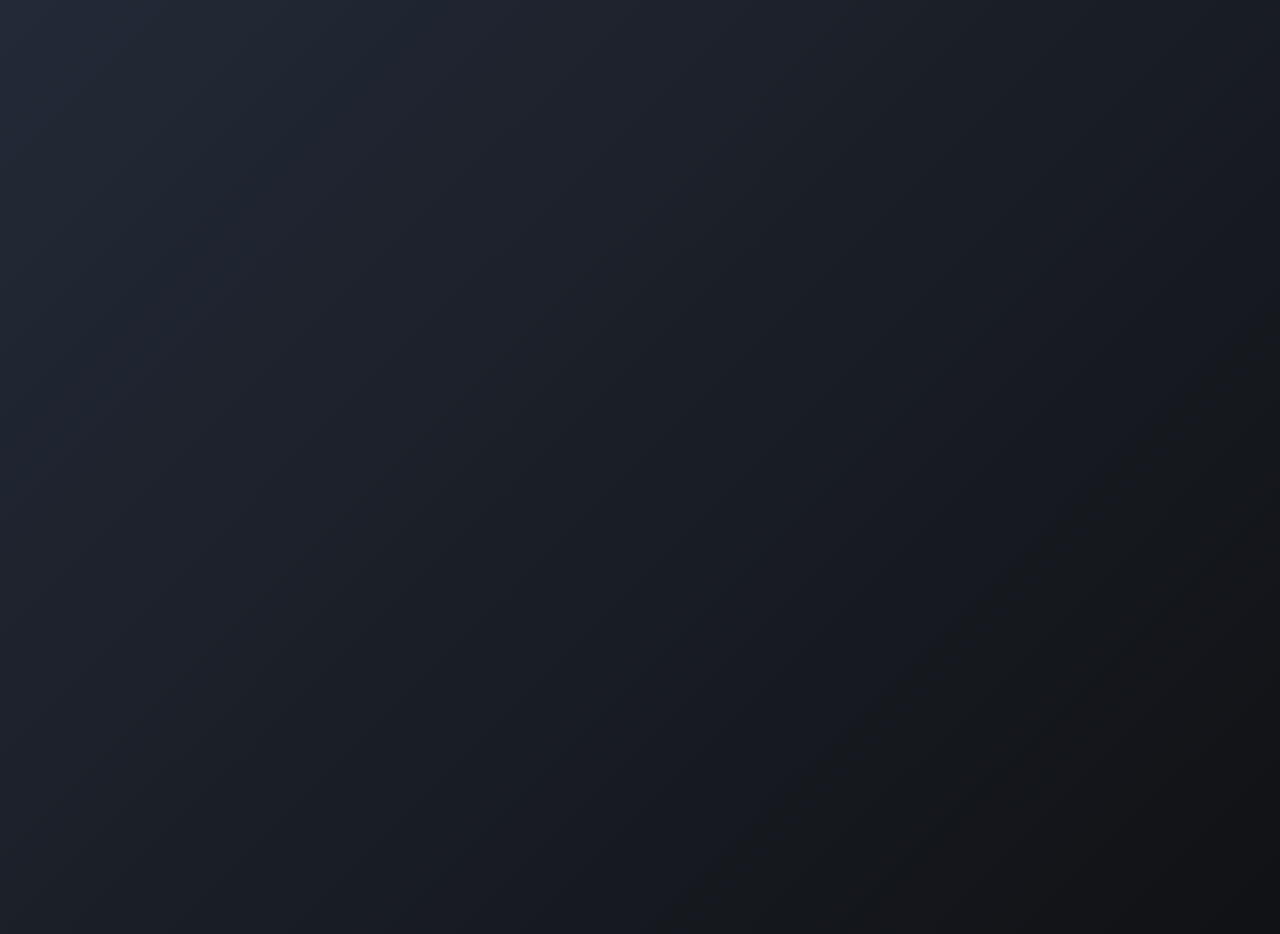
<file: revdashx/index.html>
<!DOCTYPE html>
<html lang="vi">
<head>
    <meta charset="UTF-8">
    <meta name="viewport" content="width=device-width, initial-scale=1.0">
    <title>RevDashx - GPS Engine Sounds</title>
    <link rel="preconnect" href="https://fonts.googleapis.com">
    <link rel="preconnect" href="https://fonts.gstatic.com" crossorigin>
    <link href="https://fonts.googleapis.com/css2?family=Inter:wght@300;400;600;700&display=swap" rel="stylesheet">
    <link rel="stylesheet" href="https://cdnjs.cloudflare.com/ajax/libs/font-awesome/6.4.0/css/all.min.css">
    
    <style>
        * {
            margin: 0;
            padding: 0;
            box-sizing: border-box;
        }

        body {
            font-family: 'Inter', system-ui, -apple-system, sans-serif;
            color: #ffffff;
            min-height: 100vh;
            display: flex;
            justify-content: center;
            align-items: center;
            overflow: hidden;
            /* Nền gradient tối chuyển động tạo cảm giác lượn sóng/chiều sâu */
            background: linear-gradient(-45deg, #050505, #242d4a, #0a0a0a, #232a37);
            background-size: 400% 400%;
            animation: waveGradient 15s ease infinite;
        }

        @keyframes waveGradient {
            0% { background-position: 0% 50%; }
            50% { background-position: 100% 50%; }
            100% { background-position: 0% 50%; }
        }

        /* Vùng chứa với hiệu ứng Glassmorphism và Zoom Out */
        .container {
            width: 90%;
            max-width: 600px;
            padding: 50px 40px;
            border-radius: 24px;
            text-align: center;
            position: relative;
            
            /* Hiệu ứng kính (Glassmorphism) */
            background: rgba(255, 255, 255, 0.03);
            backdrop-filter: blur(20px);
            -webkit-backdrop-filter: blur(20px);
            border: 1px solid rgba(255, 255, 255, 0.1);
            box-shadow: 0 30px 60px rgba(0, 0, 0, 0.6), inset 0 1px 0 rgba(255, 255, 255, 0.05);

            /* Hiệu ứng Zoom Out khi load trang */
            opacity: 0;
            transform: scale(1.15);
            animation: zoomOutIn 1.2s cubic-bezier(0.16, 1, 0.3, 1) forwards;
            
            /* Thêm max-height và overflow để hỗ trợ cuộn trên màn hình nhỏ nếu nội dung quá dài */
            max-height: 95vh;
            overflow-y: auto;
        }

        /* Ẩn thanh cuộn cho container nhưng vẫn cho phép cuộn */
        .container::-webkit-scrollbar {
            width: 0px;
            background: transparent;
        }

        @keyframes zoomOutIn {
            0% {
                opacity: 0;
                transform: scale(1.15);
            }
            100% {
                opacity: 1;
                transform: scale(1);
            }
        }

        /* Icon Ứng dụng mô phỏng CSS */
        .app-icon-placeholder {
            width: 90px;
            height: 90px;
            margin: 0 auto 20px;
            background: linear-gradient(135deg, #2a2d35, #101115);
            border-radius: 20px;
            border: 1px solid rgba(255,255,255,0.15);
            box-shadow: 0 10px 25px rgba(0,0,0,0.5);
            display: flex;
            align-items: center;
            justify-content: center;
            font-size: 2.5rem;
            color: #4a90e2;
        }

        .app-icon {
            width: 90px;
            height: 90px;
            border-radius: 20px;
            margin-bottom: 25px;
            box-shadow: 0 5px 15px rgba(0, 0, 0, 0.3);
            object-fit: cover; /* Giữ tỷ lệ ảnh */
        }

        h1 {
            font-size: 2.2rem;
            font-weight: 700;
            letter-spacing: -0.5px;
            margin-bottom: 5px;
        }

        h2 {
            font-size: 1.1rem;
            font-weight: 400;
            color: #a0a5b1;
            margin-bottom: 20px;
        }

        .desc-container {
            min-height: 80px; /* Giữ layout ổn định khi đổi ngôn ngữ */
            margin-bottom: 25px;
        }

        .desc-container p {
            font-size: 1.05rem;
            line-height: 1.6;
            font-weight: 300;
            color: #e2e2e2;
            display: none;
            animation: fadeIn 0.5s ease;
        }

        .desc-container p.active {
            display: block;
        }

        @keyframes fadeIn {
            from { opacity: 0; transform: translateY(5px); }
            to { opacity: 1; transform: translateY(0); }
        }

        /* ----- THÊM CSS CHO VIDEO YOUTUBE ----- */
        .video-wrapper {
            position: relative;
            width: 100%;
            /* Tỷ lệ khung hình 16:9 */
            padding-bottom: 56.25%; 
            margin-bottom: 30px;
            border-radius: 12px;
            overflow: hidden;
            box-shadow: 0 10px 30px rgba(0,0,0,0.4);
            border: 1px solid rgba(255, 255, 255, 0.1);
        }

        .video-wrapper iframe {
            position: absolute;
            top: 0;
            left: 0;
            width: 100%;
            height: 100%;
            border: none;
        }
        /* -------------------------------------- */

        /* Nút tải xuống CSS thuần */
        .download-buttons {
            display: flex;
            justify-content: center;
            gap: 15px;
            margin-bottom: 30px;
            flex-wrap: wrap;
        }

        .btn {
            display: flex;
            align-items: center;
            gap: 10px;
            width: 200px;
            padding: 12px 24px;
            border-radius: 12px;
            text-decoration: none;
            color: #fff;
            background: rgba(255, 255, 255, 0.05);
            border: 1px solid rgba(255, 255, 255, 0.1);
            transition: all 0.3s ease;
            font-size: 0.95rem;
            font-weight: 600;
        }

        .btn:hover {
            background: rgba(255, 255, 255, 0.1);
            transform: translateY(-2px);
            box-shadow: 0 5px 15px rgba(0,0,0,0.3);
        }

        .btn i {
            font-size: 1.4rem;
        }

        .btn-texts {
            display: flex;
            flex-direction: column;
            text-align: left;
        }

        .btn-texts span:first-child {
            font-size: 0.65rem;
            font-weight: 400;
            text-transform: uppercase;
            letter-spacing: 0.5px;
            color: #a0a5b1;
        }

        /* Chọn ngôn ngữ */
        .lang-selector {
            display: flex;
            justify-content: center;
            gap: 12px;
            flex-wrap: wrap;
        }

        .lang-selector span {
            font-size: 0.85rem;
            color: #6b7280;
            cursor: pointer;
            transition: color 0.2s;
            font-weight: 600;
        }

        .lang-selector span:hover {
            color: #fff;
        }

        .lang-selector span.active {
            color: #fff;
        }

        .lang-divider {
            color: #374151;
        }
    </style>
</head>
<body>

    <div class="container">

        <img class="app-icon" src="../images/RevDashx/icon.png" alt="RevDashx Icon">
        
        <h1>RevDashx</h1>
        <h2>GPS Engine Sounds</h2>

        <div class="desc-container">
            <p id="desc-vi" class="active">Biến thiết bị di động của bạn thành màn hình đồng hồ siêu xe với GPS và bản đồ chính xác. Trải nghiệm âm thanh động cơ giả lập chân thực đồng bộ hoàn hảo với tốc độ của bạn.</p>
            <p id="desc-fr">Transformez votre appareil mobile en un tableau de bord de supercar avec GPS et cartes précises. Découvrez des sons de moteur simulés réalistes parfaitement synchronisés avec votre vitesse.</p>
            <p id="desc-es">Convierte tu dispositivo móvil en una pantalla de tablero de superdeportivo con GPS y mapas precisos. Experimenta sonidos de motor simulados realistas y perfectamente sincronizados con tu velocidad.</p>
            <p id="desc-pt">Transforma o teu dispositivo móvel num ecrã de painel de supercarro com GPS e mapas precisos. Experimenta sons de motor simulados realistas perfeitamente sincronizados com a tua velocidade.</p>
            <p id="desc-br">Transforme seu dispositivo móvel em uma tela de painel de supercarro com GPS e mapas precisos. Experimente sons de motor simulados realistas perfeitamente sincronizados com sua velocidade.</p>
            <p id="desc-in">अपने मोबाइल डिवाइस को GPS और सटीक मानचित्रों के साथ सुपरकार डैशबोर्ड स्क्रीन में बदलें। अपनी गति के साथ पूरी तरह से सिंक्रनाइज़ किए गए यथार्थवादी सिम्युलेटेड इंजन ध्वनियों का अनुभव करें।</p>
            <p id="desc-en">Transform your mobile device into a supercar dashboard screen with GPS and precise maps. Experience realistic simulated engine sounds perfectly synchronized with your speed.</p>
        </div>

        <div class="download-buttons">
            <a href="https://apps.apple.com/dk/app/revdashx-gps-engine-sounds/id6756336553" class="btn" target="_blank">
                <i class="fa-brands fa-apple"></i>
                <div class="btn-texts">
                    <span>Download on the</span>
                    <span>App Store</span>
                </div>
            </a>
            <a href="https://play.google.com/store/apps/details?id=com.dovirtual.RevDashx" class="btn" target="_blank">
                <i class="fa-brands fa-google-play"></i>
                <div class="btn-texts">
                    <span>GET IT ON</span>
                    <span>Google Play</span>
                </div>
            </a>
        </div>

        <div class="video-wrapper">
            <iframe 
                src="https://www.youtube.com/embed/rIN8MnJYJvY?autoplay=1&mute=1&loop=1&playlist=rIN8MnJYJvY" 
                title="RevDashx Promo Video" 
                referrerpolicy="strict-origin-when-cross-origin"
                allow="accelerometer; autoplay; clipboard-write; encrypted-media; gyroscope; picture-in-picture; web-share" 
                allowfullscreen>
            </iframe>
        </div>

        <div class="lang-selector">
            <span class="lang-btn active" onclick="changeLang('vi')">VN</span> <span class="lang-divider">|</span>
            <span class="lang-btn" onclick="changeLang('fr')">FR</span> <span class="lang-divider">|</span>
            <span class="lang-btn" onclick="changeLang('es')">ES</span> <span class="lang-divider">|</span>
            <span class="lang-btn" onclick="changeLang('pt')">PT</span> <span class="lang-divider">|</span>
            <span class="lang-btn" onclick="changeLang('br')">BR</span> <span class="lang-divider">|</span>
            <span class="lang-btn" onclick="changeLang('in')">IN</span> <span class="lang-divider">|</span>
            <span class="lang-btn" onclick="changeLang('en')">EN</span>
        </div>
    </div>

    <script>
        function changeLang(lang) {
            // Ẩn tất cả đoạn văn
            document.querySelectorAll('.desc-container p').forEach(p => p.classList.remove('active'));
            // Hiện đoạn văn được chọn
            document.getElementById('desc-' + lang).classList.add('active');
            
            // Cập nhật trạng thái nút ngôn ngữ
            document.querySelectorAll('.lang-btn').forEach(btn => btn.classList.remove('active'));
            event.target.classList.add('active');
        }
    </script>

</body>
</html>
</file>
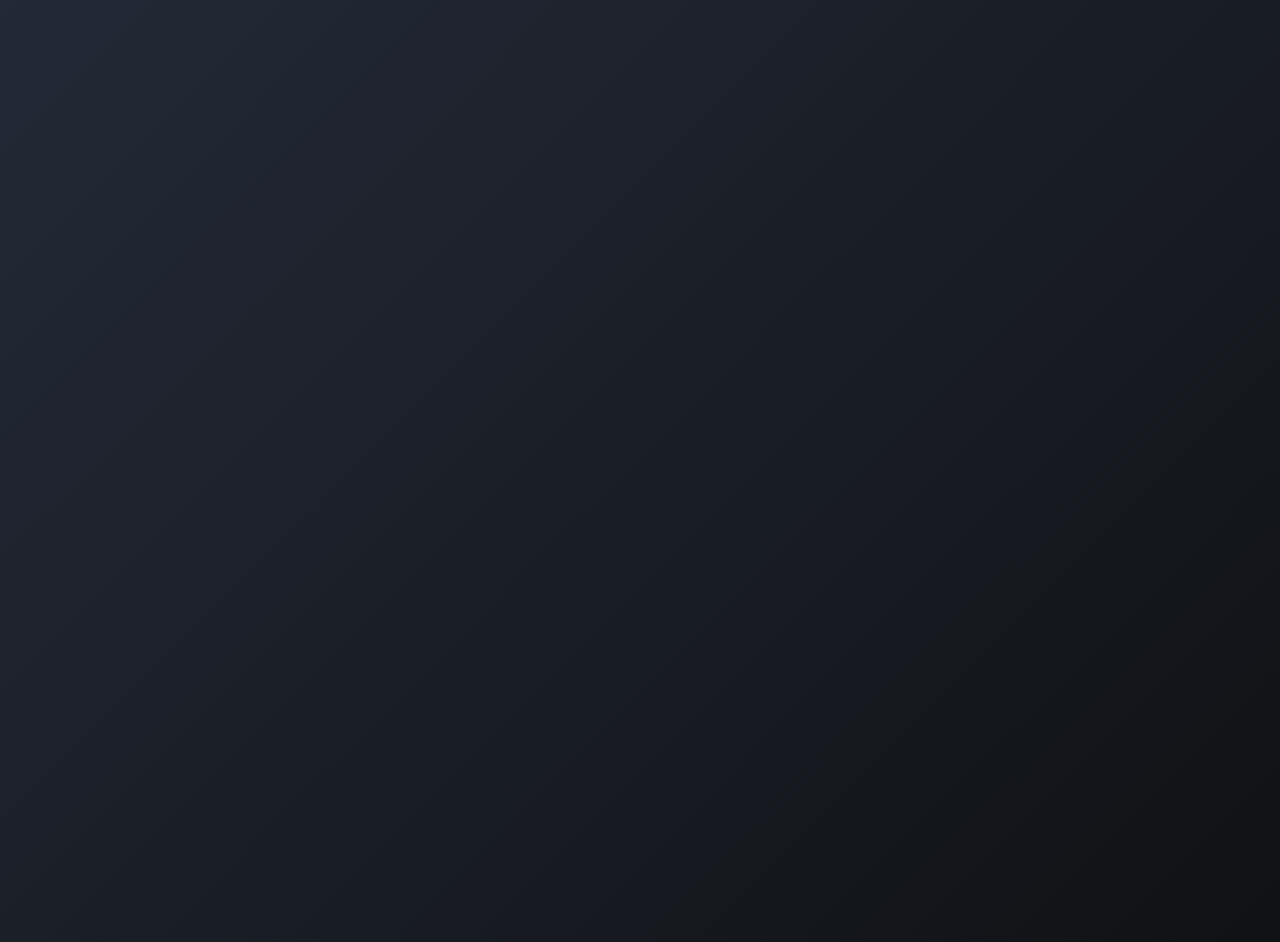
<file: RevDashx.html>
<!DOCTYPE html>
<html lang="vi">
<head>
    <meta charset="UTF-8">
    <meta name="viewport" content="width=device-width, initial-scale=1.0">
    <title>RevDashx - GPS Engine Sounds</title>
    <link rel="preconnect" href="https://fonts.googleapis.com">
    <link rel="preconnect" href="https://fonts.gstatic.com" crossorigin>
    <link href="https://fonts.googleapis.com/css2?family=Inter:wght@300;400;600;700&display=swap" rel="stylesheet">
    <link rel="stylesheet" href="https://cdnjs.cloudflare.com/ajax/libs/font-awesome/6.4.0/css/all.min.css">
    
    <style>
        * {
            margin: 0;
            padding: 0;
            box-sizing: border-box;
        }

        body {
            font-family: 'Inter', system-ui, -apple-system, sans-serif;
            color: #ffffff;
            min-height: 100vh;
            display: flex;
            justify-content: center;
            align-items: center;
            overflow: hidden;
            /* Nền gradient tối chuyển động tạo cảm giác lượn sóng/chiều sâu */
            background: linear-gradient(-45deg, #050505, #242d4a, #0a0a0a, #232a37);
            background-size: 400% 400%;
            animation: waveGradient 15s ease infinite;
        }

        @keyframes waveGradient {
            0% { background-position: 0% 50%; }
            50% { background-position: 100% 50%; }
            100% { background-position: 0% 50%; }
        }

        /* Vùng chứa với hiệu ứng Glassmorphism và Zoom Out */
        .container {
            width: 90%;
            max-width: 600px;
            padding: 50px 40px;
            border-radius: 24px;
            text-align: center;
            position: relative;
            
            /* Hiệu ứng kính (Glassmorphism) */
            background: rgba(255, 255, 255, 0.03);
            backdrop-filter: blur(20px);
            -webkit-backdrop-filter: blur(20px);
            border: 1px solid rgba(255, 255, 255, 0.1);
            box-shadow: 0 30px 60px rgba(0, 0, 0, 0.6), inset 0 1px 0 rgba(255, 255, 255, 0.05);

            /* Hiệu ứng Zoom Out khi load trang */
            opacity: 0;
            transform: scale(1.15);
            animation: zoomOutIn 1.2s cubic-bezier(0.16, 1, 0.3, 1) forwards;
            
            /* Thêm max-height và overflow để hỗ trợ cuộn trên màn hình nhỏ nếu nội dung quá dài */
            max-height: 95vh;
            overflow-y: auto;
        }

        /* Ẩn thanh cuộn cho container nhưng vẫn cho phép cuộn */
        .container::-webkit-scrollbar {
            width: 0px;
            background: transparent;
        }

        @keyframes zoomOutIn {
            0% {
                opacity: 0;
                transform: scale(1.15);
            }
            100% {
                opacity: 1;
                transform: scale(1);
            }
        }

        /* Icon Ứng dụng mô phỏng CSS */
        .app-icon-placeholder {
            width: 90px;
            height: 90px;
            margin: 0 auto 20px;
            background: linear-gradient(135deg, #2a2d35, #101115);
            border-radius: 20px;
            border: 1px solid rgba(255,255,255,0.15);
            box-shadow: 0 10px 25px rgba(0,0,0,0.5);
            display: flex;
            align-items: center;
            justify-content: center;
            font-size: 2.5rem;
            color: #4a90e2;
        }

        .app-icon {
            width: 90px;
            height: 90px;
            border-radius: 20px;
            margin-bottom: 25px;
            box-shadow: 0 5px 15px rgba(0, 0, 0, 0.3);
            object-fit: cover; /* Giữ tỷ lệ ảnh */
        }

        h1 {
            font-size: 2.2rem;
            font-weight: 700;
            letter-spacing: -0.5px;
            margin-bottom: 5px;
        }

        h2 {
            font-size: 1.1rem;
            font-weight: 400;
            color: #a0a5b1;
            margin-bottom: 20px;
        }

        .desc-container {
            min-height: 80px; /* Giữ layout ổn định khi đổi ngôn ngữ */
            margin-bottom: 25px;
        }

        .desc-container p {
            font-size: 1.05rem;
            line-height: 1.6;
            font-weight: 300;
            color: #e2e2e2;
            display: none;
            animation: fadeIn 0.5s ease;
        }

        .desc-container p.active {
            display: block;
        }

        @keyframes fadeIn {
            from { opacity: 0; transform: translateY(5px); }
            to { opacity: 1; transform: translateY(0); }
        }

        /* ----- THÊM CSS CHO VIDEO YOUTUBE ----- */
        .video-wrapper {
            position: relative;
            width: 100%;
            /* Tỷ lệ khung hình 16:9 */
            padding-bottom: 56.25%; 
            margin-bottom: 30px;
            border-radius: 12px;
            overflow: hidden;
            box-shadow: 0 10px 30px rgba(0,0,0,0.4);
            border: 1px solid rgba(255, 255, 255, 0.1);
        }

        .video-wrapper iframe {
            position: absolute;
            top: 0;
            left: 0;
            width: 100%;
            height: 100%;
            border: none;
        }
        /* -------------------------------------- */

        /* Nút tải xuống CSS thuần */
        .download-buttons {
            display: flex;
            justify-content: center;
            gap: 15px;
            margin-bottom: 30px;
            flex-wrap: wrap;
        }

        .btn {
            display: flex;
            align-items: center;
            gap: 10px;
            width: 200px;
            padding: 12px 24px;
            border-radius: 12px;
            text-decoration: none;
            color: #fff;
            background: rgba(255, 255, 255, 0.05);
            border: 1px solid rgba(255, 255, 255, 0.1);
            transition: all 0.3s ease;
            font-size: 0.95rem;
            font-weight: 600;
        }

        .btn:hover {
            background: rgba(255, 255, 255, 0.1);
            transform: translateY(-2px);
            box-shadow: 0 5px 15px rgba(0,0,0,0.3);
        }

        .btn i {
            font-size: 1.4rem;
        }

        .btn-texts {
            display: flex;
            flex-direction: column;
            text-align: left;
        }

        .btn-texts span:first-child {
            font-size: 0.65rem;
            font-weight: 400;
            text-transform: uppercase;
            letter-spacing: 0.5px;
            color: #a0a5b1;
        }

        /* ----- CSS CHO MẠNG XÃ HỘI ----- */
        .social-links {
            display: flex;
            justify-content: center;
            gap: 15px;
            margin-bottom: 25px;
        }

        .social-links a {
            color: #9ca3af;
            font-size: 2rem;
            transition: all 0.3s ease;
            text-decoration: none;
        }

        .social-links a:hover {
            color: #1877F2; /* Màu xanh thương hiệu Facebook */
            transform: scale(1.15) translateY(-3px);
            text-shadow: 0 5px 15px rgba(24, 119, 242, 0.4);
        }

        /* Chọn ngôn ngữ */
        .lang-selector {
            display: flex;
            justify-content: center;
            gap: 12px;
            flex-wrap: wrap;
        }

        .lang-selector span {
            font-size: 0.85rem;
            color: #6b7280;
            cursor: pointer;
            transition: color 0.2s;
            font-weight: 600;
        }

        .lang-selector span:hover {
            color: #fff;
        }

        .lang-selector span.active {
            color: #fff;
        }

        .lang-divider {
            color: #374151;
        }
    </style>
</head>
<body>

    <div class="container">

        <img class="app-icon" src="images/RevDashx/icon.png" alt="RevDashx Icon">
        
        <h1>RevDashx</h1>
        <h2>GPS Engine Sounds</h2>

        <div class="desc-container">
            <p id="desc-vi" class="active">Biến thiết bị di động của bạn thành màn hình đồng hồ siêu xe với GPS và bản đồ chính xác. Trải nghiệm âm thanh động cơ giả lập chân thực đồng bộ hoàn hảo với tốc độ của bạn.</p>
            <p id="desc-fr">Transformez votre appareil mobile en un tableau de bord de supercar avec GPS et cartes précises. Découvrez des sons de moteur simulés réalistes parfaitement synchronisés avec votre vitesse.</p>
            <p id="desc-es">Convierte tu dispositivo móvil en una pantalla de tablero de superdeportivo con GPS y mapas precisos. Experimenta sonidos de motor simulados realistas y perfectamente sincronizados con tu velocidad.</p>
            <p id="desc-pt">Transforma o teu dispositivo móvel num ecrã de painel de supercarro com GPS e mapas precisos. Experimenta sons de motor simulados realistas perfeitamente sincronizados com a tua velocidade.</p>
            <p id="desc-br">Transforme seu dispositivo móvel em uma tela de painel de supercarro com GPS e mapas precisos. Experimente sons de motor simulados realistas perfeitamente sincronizados com sua velocidade.</p>
            <p id="desc-in">अपने मोबाइल डिवाइस को GPS और सटीक मानचित्रों के साथ सुपरकार डैशबोर्ड स्क्रीन में बदलें। अपनी गति के साथ पूरी तरह से सिंक्रनाइज़ किए गए यथार्थवादी सिम्युलेटेड इंजन ध्वनियों का अनुभव करें।</p>
            <p id="desc-en">Transform your mobile device into a supercar dashboard screen with GPS and precise maps. Experience realistic simulated engine sounds perfectly synchronized with your speed.</p>
        </div>

        <div class="download-buttons">
            <a href="https://apps.apple.com/dk/app/revdashx-gps-engine-sounds/id6756336553" class="btn" target="_blank">
                <i class="fa-brands fa-apple"></i>
                <div class="btn-texts">
                    <span>Download on the</span>
                    <span>App Store</span>
                </div>
            </a>
            <a href="https://play.google.com/store/apps/details?id=com.dovirtual.RevDashx" class="btn" target="_blank">
                <i class="fa-brands fa-google-play"></i>
                <div class="btn-texts">
                    <span>GET IT ON</span>
                    <span>Google Play</span>
                </div>
            </a>
        </div>

        <div class="video-wrapper">
            <iframe 
                src="https://www.youtube.com/embed/rIN8MnJYJvY?autoplay=1&mute=1&loop=1&playlist=rIN8MnJYJvY" 
                title="RevDashx Promo Video" 
                referrerpolicy="strict-origin-when-cross-origin"
                allow="accelerometer; autoplay; clipboard-write; encrypted-media; gyroscope; picture-in-picture; web-share" 
                allowfullscreen>
            </iframe>
        </div>

        <div class="social-links">
            <a href="https://www.facebook.com/people/RevDashx/61584854761311/" target="_blank" title="Follow Facebook">
                <i class="fa-brands fa-facebook"></i>
            </a>
        </div>

        <div class="lang-selector">
            <span class="lang-btn active" onclick="changeLang('vi')">VN</span> <span class="lang-divider">|</span>
            <span class="lang-btn" onclick="changeLang('fr')">FR</span> <span class="lang-divider">|</span>
            <span class="lang-btn" onclick="changeLang('es')">ES</span> <span class="lang-divider">|</span>
            <span class="lang-btn" onclick="changeLang('pt')">PT</span> <span class="lang-divider">|</span>
            <span class="lang-btn" onclick="changeLang('br')">BR</span> <span class="lang-divider">|</span>
            <span class="lang-btn" onclick="changeLang('in')">IN</span> <span class="lang-divider">|</span>
            <span class="lang-btn" onclick="changeLang('en')">EN</span>
        </div>
    </div>

    <script>
        function changeLang(lang) {
            // Ẩn tất cả đoạn văn
            document.querySelectorAll('.desc-container p').forEach(p => p.classList.remove('active'));
            // Hiện đoạn văn được chọn
            document.getElementById('desc-' + lang).classList.add('active');
            
            // Cập nhật trạng thái nút ngôn ngữ
            document.querySelectorAll('.lang-btn').forEach(btn => btn.classList.remove('active'));
            event.target.classList.add('active');
        }
    </script>

</body>
</html>
</file>
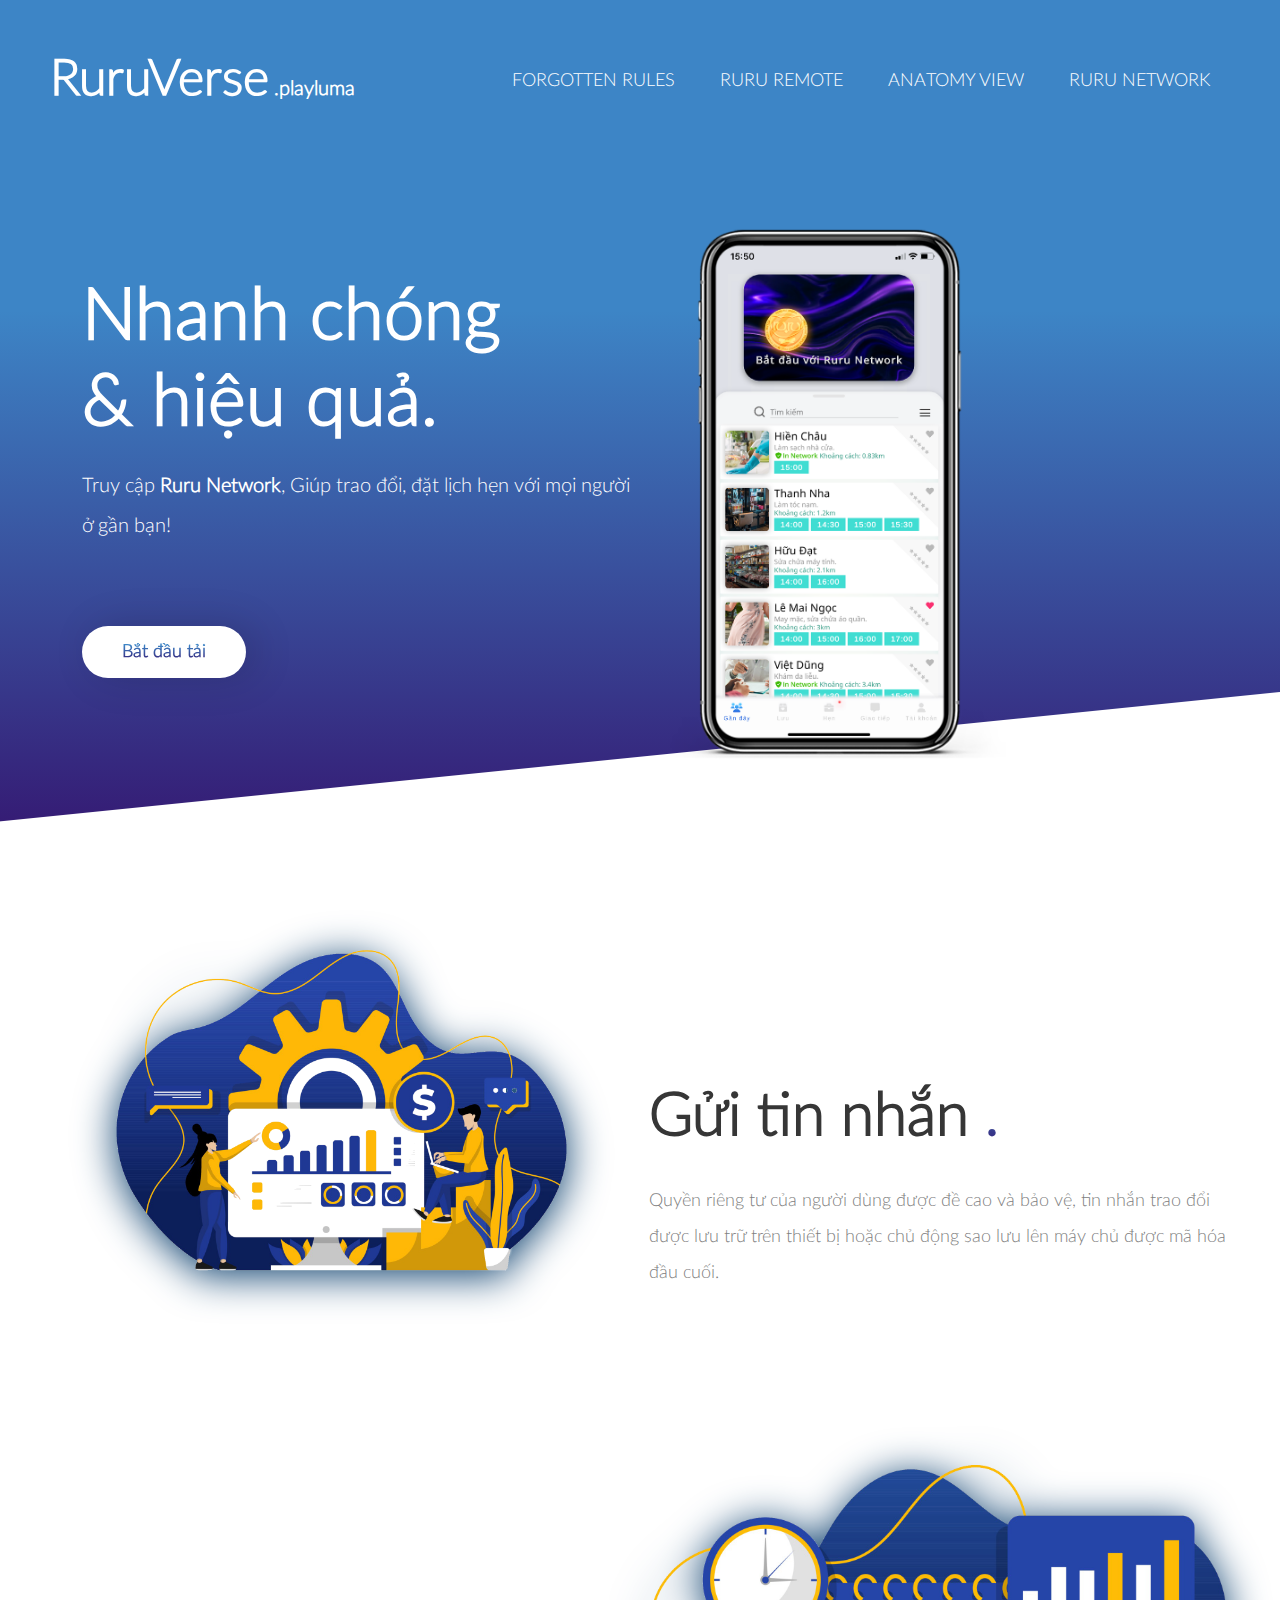
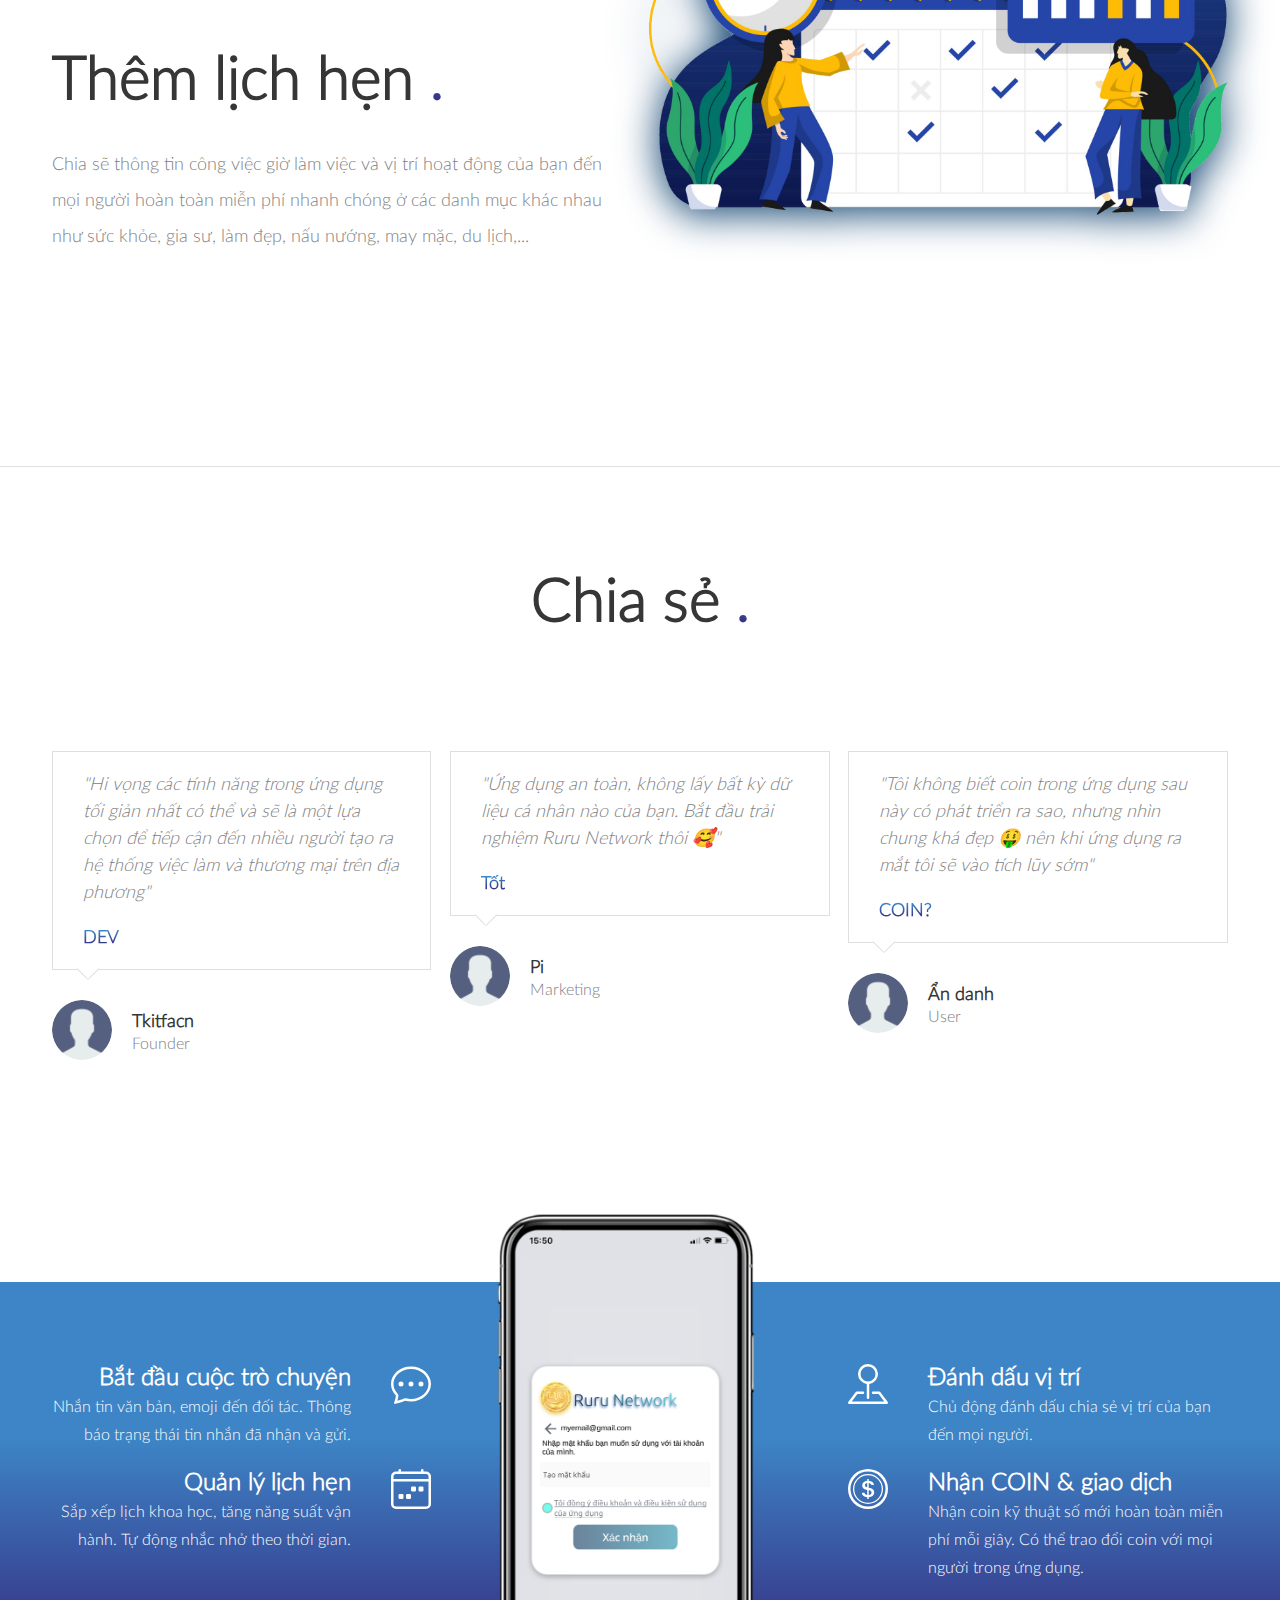
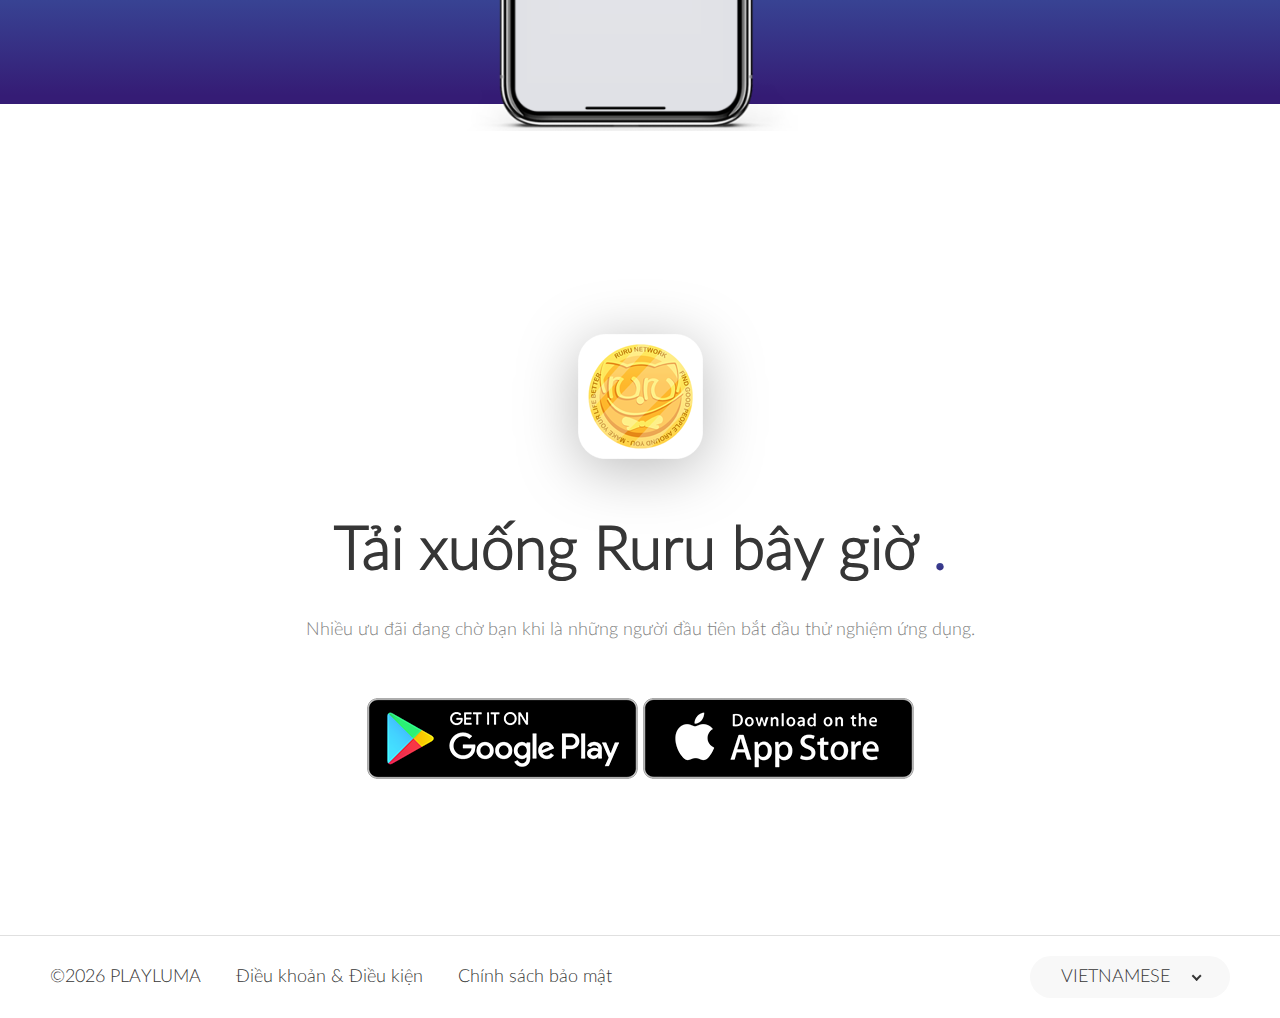
<file: RuruNetwork.html>
<!DOCTYPE html>
<html lang="vn">
  <head>
    <meta charset="UTF-8" />
    <meta name="viewport" content="width=device-width, initial-scale=1.0" />
    <title>Ruru Network</title>

    <!-- Favicon -->

    <link
      rel="apple-touch-icon"
      sizes="180x180"
      href="images/favicon/apple-touch-icon.png"
    />
    <link
      rel="icon"
      type="image/png"
      sizes="32x32"
      href="images/favicon/favicon-32x32.png"
    />
    <link
      rel="icon"
      type="image/png"
      sizes="16x16"
      href="images/favicon/favicon-16x16.png"
    />
    <link rel="manifest" href="images/favicon/site.webmanifest" />
    <link
      rel="mask-icon"
      href="images/favicon/safari-pinned-tab.svg"
      color="#5bbad5"
    />
    <link rel="shortcut icon" href="images/favicon/favicon.ico" />
    <meta name="msapplication-TileColor" content="#da532c" />
    <meta
      name="msapplication-config"
      content="images/favicon/browserconfig.xml"
    />
    <meta name="theme-color" content="#ffffff" />

    <!-- End: Favicon -->

    <!-- Main CSS File -->
    <link rel="stylesheet" href="css/styles.css" />
    <link rel="stylesheet" href="css/grid.css" />
    <!-- End: Main CSS File -->
  </head>
  <body>
    <!-- Preloader -->
    <div class="preloader">
      <div class="loader"></div>
    </div>
    <!-- Preloader End -->
    <!-- Header Section -->
    <header id="home">
      <nav>
        <div class="navbar-logo">
          <a href="#" class="logo">RuruVerse</a>
          <a class="logo" style="font-size:20px"> .playluma</a>
        </div>

        <div id="navbar">
          <ul>
            <li><a href="ForgottenRules.html">FORGOTTEN RULES</a></li>
            <li><a href="RuruRemote.html">RURU REMOTE</a></li>
            <li><a href="AnatomyView.html">ANATOMY VIEW</a></li>
            <li><a href="RuruNetwork.html">RURU NETWORK</a></li>
          </ul>
        </div>
        <div id="mobileNav">
          <span onclick="openNav()">&#9776;</span>
        </div>
        <div id="myNav" class="mobileNavOverlay">
          <div class="overlay-content">
            <a href="javascript:void()" class="close-btn" onclick="closeNav()"
              >&times;</a
            >
            <a href="ForgottenRules.html" onclick="closeNav()">FORGOTTEN RULES</a>
            <a href="RuruRemote.html" onclick="closeNav()">RURU REMOTE</a>
            <a href="AnatomyView.html" onclick="closeNav()">ANATOMY VIEW</a>
            <a href="RuruNetwork.html" onclick="closeNav()">RURU NETWORK</a>
          </div>
        </div>

      </nav>
      <div id="hero">
        <div class="row">
          <div class="col span_1_of_2">
            <div class="hero-description">
              <h1>
                Nhanh chóng <br />
                & hiệu quả.
              </h1>
              <p>
                Truy cập <span class="bold-text">Ruru Network</span>, Giúp trao đổi, đặt lịch hẹn với mọi người ở gần bạn!
              </p>

              <a href="#download" class="btn"
                ><span class="download-btn"> Bắt đầu tải</span></a
              >
            </div>
          </div>
          <div class="col span_1_of_2">
            <img class="hero-img" src="images/Ruru/preview/homepreview.png" alt="" />
          </div>
        </div>
      </div>
      <div class="shape-divider">
        <div class="custom-shape-divider-bottom-1603385849">
          <svg
            data-name="Layer 1"
            xmlns="http://www.w3.org/2000/svg"
            viewBox="0 0 1200 120"
            preserveAspectRatio="none"
          >
            <path
              d="M1200 120L0 16.48 0 0 1200 0 1200 120z"
              class="shape-fill"
            ></path>
          </svg>
        </div>
      </div>
      <button onclick="topFunction()" id="scrollUp" title="Go to top">
        <svg
          width="1.5rem"
          height="1.5rem"
          viewBox="0 0 16 16"
          class="bi bi-arrow-up"
          fill="currentColor"
          xmlns="http://www.w3.org/2000/svg"
        >
          <path
            fill-rule="evenodd"
            d="M8 15a.5.5 0 0 0 .5-.5V2.707l3.146 3.147a.5.5 0 0 0 .708-.708l-4-4a.5.5 0 0 0-.708 0l-4 4a.5.5 0 1 0 .708.708L7.5 2.707V14.5a.5.5 0 0 0 .5.5z"
          />
        </svg>
      </button>
    </header>
    <!-- End: Header Section -->

    <!-- Features Section -->
    <section id="features" style="border-bottom: 1px solid #e0e0e0;">
      <div class="row">
        <div class="col span_1_of_2">
          <div class="features-images">
            <img class="features_1" style="filter: drop-shadow(0 5px 20px #073c6b)" src="images/Ruru/07Januari2021-02_generated.png" alt="" />
          </div>
        </div>
        <div class="col span_1_of_2">
          <div class="section-description features-description col1">
            <h2 class="stylish_heading">
              Gửi tin nhắn <span class="red_dot">.</span>
            </h2>
            <p class="little-description">
              Quyền riêng tư của người dùng được đề cao và bảo vệ, tin nhắn trao đổi được lưu trữ trên thiết bị hoặc chủ động sao lưu lên máy chủ được mã hóa đầu cuối.
            </p>
          </div>
        </div>
      </div>
      <div class="row second-features-row">
        <div class="col span_1_of_2">
          <div class="section-description features-description">
            <h2 class="stylish_heading">
              Thêm lịch hẹn <span class="red_dot">.</span>
            </h2>
            <p class="little-description">
              Chia sẽ thông tin công việc giờ làm việc và vị trí hoạt động của bạn đến mọi người hoàn toàn miễn phí nhanh chóng ở các danh mục khác nhau như sức khỏe, gia sư, làm đẹp, nấu nướng, may mặc, du lịch,...
            </p>
          </div>
        </div>
        <div class="col span_1_of_2">
          <div class="features-images">
            <img class="features_3" style="filter: drop-shadow(0 5px 20px #073c6b)" src="images/Ruru/07Januari2021-08_generated.png" alt="" />
          </div>
        </div>
      </div>
    </section>
    <!-- End: Features Section -->

    <!-- Testimonial Section -->
    <section id="testimonial">
      <h2 class="stylish_heading">
        Chia sẻ <span class="red_dot">.</span>
      </h2>
      <div class="row">
        <div class="col span_1_of_3">
          <div class="bubble">
            <p class="message">
              "Hi vọng các tính năng trong ứng dụng tối giản nhất có thể và sẽ là một lựa chọn để tiếp cận đến nhiều người tạo ra hệ thống việc làm và thương mại trên địa phương"
            </p>
            <span class="company-name">DEV</span>
          </div>
          <div class="client-info">
            <img class="avatar" src="images/Ruru/avatar/user_avatar.png" alt="" />
            <div class="name">
              <h4>Tkitfacn</h4>
              <p class="role">Founder</p>
            </div>
          </div>
        </div>
        <div class="col span_1_of_3">
          <div class="bubble">
            <p class="message">
              "Ứng dụng an toàn, không lấy bất kỳ dữ liệu cá nhân nào của bạn. Bắt đầu trải nghiệm Ruru Network thôi 🥰"
            </p>
            <span class="company-name">Tốt</span>
          </div>
          <div class="client-info">
            <img class="avatar" src="images/Ruru/avatar/user_avatar.png" alt="" />
            <div class="name">
              <h4>Pi</h4>
              <p class="role">Marketing</p>
            </div>
          </div>
        </div>
        <div class="col span_1_of_3">
          <div class="bubble">
            <p class="message">
              "Tôi không biết coin trong ứng dụng sau này có phát triển ra sao, nhưng nhìn chung khá đẹp 🤑 nên khi ứng dụng ra mắt tôi sẽ vào tích lũy sớm"
            </p>
            <span class="company-name">COIN?</span>
          </div>
          <div class="client-info">
            <img class="avatar" src="images/Ruru/avatar/user_avatar.png" alt="" />
            <div class="name">
              <h4>Ẩn danh</h4>
              <p class="role">User</p>
            </div>
          </div>
        </div>
      </div>
    </section>
    <!-- End: Testimonial Section -->

    <!-- https://icons.getbootstrap.com/ -->
    <!-- How To Section -->
    <section id="howto">
      <div class="row">
        <div class="col span_1_of_3 first-col">
          <div class="first-item">
            <div class="item-description">
              <h4>Bắt đầu cuộc trò chuyện</h4>
              <p>
                Nhắn tin văn bản, emoji đến đối tác. Thông báo trạng thái tin nhắn đã nhận và gửi.
              </p>
            </div>
            <div class="item-icon1">
              <svg
                width="2.5rem"
                height="2.5rem"
                viewBox="0 0 16 16"
                class="bi bi-chat-dots"
                fill="currentColor"
                xmlns="http://www.w3.org/2000/svg"
              >
                <path
                  fill-rule="evenodd"
                  d="M2.678 11.894a1 1 0 0 1 .287.801 10.97 10.97 0 0 1-.398 2c1.395-.323 2.247-.697 2.634-.893a1 1 0 0 1 .71-.074A8.06 8.06 0 0 0 8 14c3.996 0 7-2.807 7-6 0-3.192-3.004-6-7-6S1 4.808 1 8c0 1.468.617 2.83 1.678 3.894zm-.493 3.905a21.682 21.682 0 0 1-.713.129c-.2.032-.352-.176-.273-.362a9.68 9.68 0 0 0 .244-.637l.003-.01c.248-.72.45-1.548.524-2.319C.743 11.37 0 9.76 0 8c0-3.866 3.582-7 8-7s8 3.134 8 7-3.582 7-8 7a9.06 9.06 0 0 1-2.347-.306c-.52.263-1.639.742-3.468 1.105z"
                />
                <path
                  d="M5 8a1 1 0 1 1-2 0 1 1 0 0 1 2 0zm4 0a1 1 0 1 1-2 0 1 1 0 0 1 2 0zm4 0a1 1 0 1 1-2 0 1 1 0 0 1 2 0z"
                />
              </svg>
            </div>
          </div>
          <div class="first-item">
            <div class="item-description">
              <h4>Quản lý lịch hẹn</h4>
              <p>
                Sắp xếp lịch khoa học, tăng năng suất vận hành. Tự động nhắc nhở theo thời gian.
              </p>
            </div>
            <div class="item-icon1">
              <svg
                width="2.5rem"
                height="2.5rem"
                viewBox="0 0 16 16"
                class="bi bi-telephone-outbound"
                fill="currentColor"
                xmlns="http://www.w3.org/2000/svg"
              >
              <path fill-rule="evenodd" d="M3.5 0a.5.5 0 0 1 .5.5V1h8V.5a.5.5 0 0 1 1 0V1h1a2 2 0 0 1 2 2v11a2 2 0 0 1-2 2H2a2 2 0 0 1-2-2V3a2 2 0 0 1 2-2h1V.5a.5.5 0 0 1 .5-.5zM2 2a1 1 0 0 0-1 1v1h14V3a1 1 0 0 0-1-1H2zm13 3H1v9a1 1 0 0 0 1 1h12a1 1 0 0 0 1-1V5z"/>
              <path fill-rule="evenodd" d="M11 7.5a.5.5 0 0 1 .5-.5h1a.5.5 0 0 1 .5.5v1a.5.5 0 0 1-.5.5h-1a.5.5 0 0 1-.5-.5v-1zm-3 0a.5.5 0 0 1 .5-.5h1a.5.5 0 0 1 .5.5v1a.5.5 0 0 1-.5.5h-1a.5.5 0 0 1-.5-.5v-1zm-2 3a.5.5 0 0 1 .5-.5h1a.5.5 0 0 1 .5.5v1a.5.5 0 0 1-.5.5h-1a.5.5 0 0 1-.5-.5v-1zm-3 0a.5.5 0 0 1 .5-.5h1a.5.5 0 0 1 .5.5v1a.5.5 0 0 1-.5.5h-1a.5.5 0 0 1-.5-.5v-1z"/>
              </svg>
            </div>
          </div>
        </div>
        <div class="col span_1_of_3 second-col">
          <img class="big_image" src="images/Ruru/preview/loginpreview.png" alt="" />
        </div>
        <div class="col span_1_of_3 third-col">
          <div class="last-item">
            <div class="item-icon2">
              <svg
                width="2.5rem"
                height="2.5rem"
                viewBox="0 0 16 16"
                class="bi bi-camera"
                fill="currentColor"
                xmlns="http://www.w3.org/2000/svg"
              >
              
              <path fill-rule="evenodd" d="M3.1 11.2a.5.5 0 0 1 .4-.2H6a.5.5 0 0 1 0 1H3.75L1.5 15h13l-2.25-3H10a.5.5 0 0 1 0-1h2.5a.5.5 0 0 1 .4.2l3 4a.5.5 0 0 1-.4.8H.5a.5.5 0 0 1-.4-.8l3-4z"/>
              <path fill-rule="evenodd" d="M8 1a3 3 0 1 0 0 6 3 3 0 0 0 0-6zM4 4a4 4 0 1 1 4.5 3.969V13.5a.5.5 0 0 1-1 0V7.97A4 4 0 0 1 4 3.999z"/>
            </svg>
              </svg>
              
            </div>
            <div class="item-description">
              <h4>Đánh dấu vị trí</h4>
              <p>
                Chủ động đánh dấu chia sẻ vị trí của bạn đến mọi người.
              </p>
            </div>
          </div>
          <div class="last-item">
            <div class="item-icon2">
              <svg
                width="2.5rem"
                height="2.5rem"
                viewBox="0 0 16 16"
                class="bi bi-camera-video"
                fill="currentColor"
                xmlns="http://www.w3.org/2000/svg"
              >
              <path fill-rule="evenodd" d="M5.5 9.511c.076.954.83 1.697 2.182 1.785V12h.6v-.709c1.4-.098 2.218-.846 2.218-1.932 0-.987-.626-1.496-1.745-1.76l-.473-.112V5.57c.6.068.982.396 1.074.85h1.052c-.076-.919-.864-1.638-2.126-1.716V4h-.6v.719c-1.195.117-2.01.836-2.01 1.853 0 .9.606 1.472 1.613 1.707l.397.098v2.034c-.615-.093-1.022-.43-1.114-.9H5.5zm2.177-2.166c-.59-.137-.91-.416-.91-.836 0-.47.345-.822.915-.925v1.76h-.005zm.692 1.193c.717.166 1.048.435 1.048.91 0 .542-.412.914-1.135.982V8.518l.087.02z"/>
              <path fill-rule="evenodd" d="M8 15A7 7 0 1 1 8 1a7 7 0 0 1 0 14zm0 1A8 8 0 1 0 8 0a8 8 0 0 0 0 16z"/>
              <path fill-rule="evenodd" d="M8 13.5a5.5 5.5 0 1 1 0-11 5.5 5.5 0 0 1 0 11zm0 .5A6 6 0 1 0 8 2a6 6 0 0 0 0 12z"/>
              </svg>
            </div>
            <div class="item-description">
              <h4>Nhận COIN & giao dịch</h4>
              <p>
                Nhận coin kỹ thuật số mới hoàn toàn miễn phí mỗi giây. Có thể trao đổi coin với mọi người trong ứng dụng.
              </p>
            </div>
          </div>
        </div>
      </div>
    </section>
    <!-- End: How To Section -->

    <!-- Subscribe Section -->
    <!-- <section id="subscribe">
      <div class="row">
        <h2 class="stylish_heading">
          Subscribe to our newsletter <span class="red_dot">.</span>
        </h2>
        <p class="">
          Lorem ipsum dolor sit amet, consectetur adipisicing elit, sed do
          eiusmod tempor incididunt ut labore et dolore magna.
        </p>
      </div>
      <div class="subscribe-form">
        <input
          class="form-input"
          type="email"
          placeholder="Your email address"
          required
        />
        <input type="submit" class="btn subscribe-btn" value="Subscribe" />
      </div>
    </section> -->
    <!-- End: Subscribe Section -->

    <!-- Download The App Section -->
    <section id="download">
      <div class="row">
        <img class="app-logo" src="images/Ruru/app_logo.png" alt="" />
        <h2 class="stylish_heading">
          Tải xuống <span class="bold-text">Ruru</span> bây giờ <span class="red_dot">.</span>
        </h2>
        <p class="">
          Nhiều ưu đãi đang chờ bạn khi là những người đầu tiên bắt đầu thử nghiệm ứng dụng.
        </p>
        <a href="https://play.google.com/store/apps/details?id=com.ruruverse.RuruNetwork" target="_blank">
          <img src="images/googleplay.png" alt=""
        /></a>
        <a href="javascript:void()" target="_blank">
          <img src="images/appstore.png" alt=""
        /></a>
      </div>
    </section>
    <!-- End: Download The App Section -->

    <!-- Footer Section -->
    <section id="footer">
      <div class="links">
        <ul>
          <li><a href="#home"><script>document.write('&copy;' + (new Date()).getFullYear());</script><noscript>&copy;2023</noscript> PLAYLUMA</a></li>
          <li><a href="pages/app-term-conditions.html">Điều khoản & Điều kiện</a></li>
          <li><a href="pages/app-privacy-policy.html">Chính sách bảo mật</a></li>
        </ul>
      </div>
      <div class="language-option">
        <select name="Languages">
          <!-- <option value="English" selected>ENGLISH</option> -->
          <option value="Vietnamese">VIETNAMESE</option>
        </select>
      </div>
    </section>
    <!-- End: Footer Section -->

    <!-- Required JavaScript Files & CDN -->
    <!-- JQuery CDN -->
    <script src="https://ajax.googleapis.com/ajax/libs/jquery/3.5.1/jquery.min.js"></script>

    <!-- Main JS Files -->
    <script src="js/essential.js"></script>
    <script src="js/jquery.nice-select.min.js"></script>
    <script src="js/main.js"></script>
  </body>
</html>
</file>
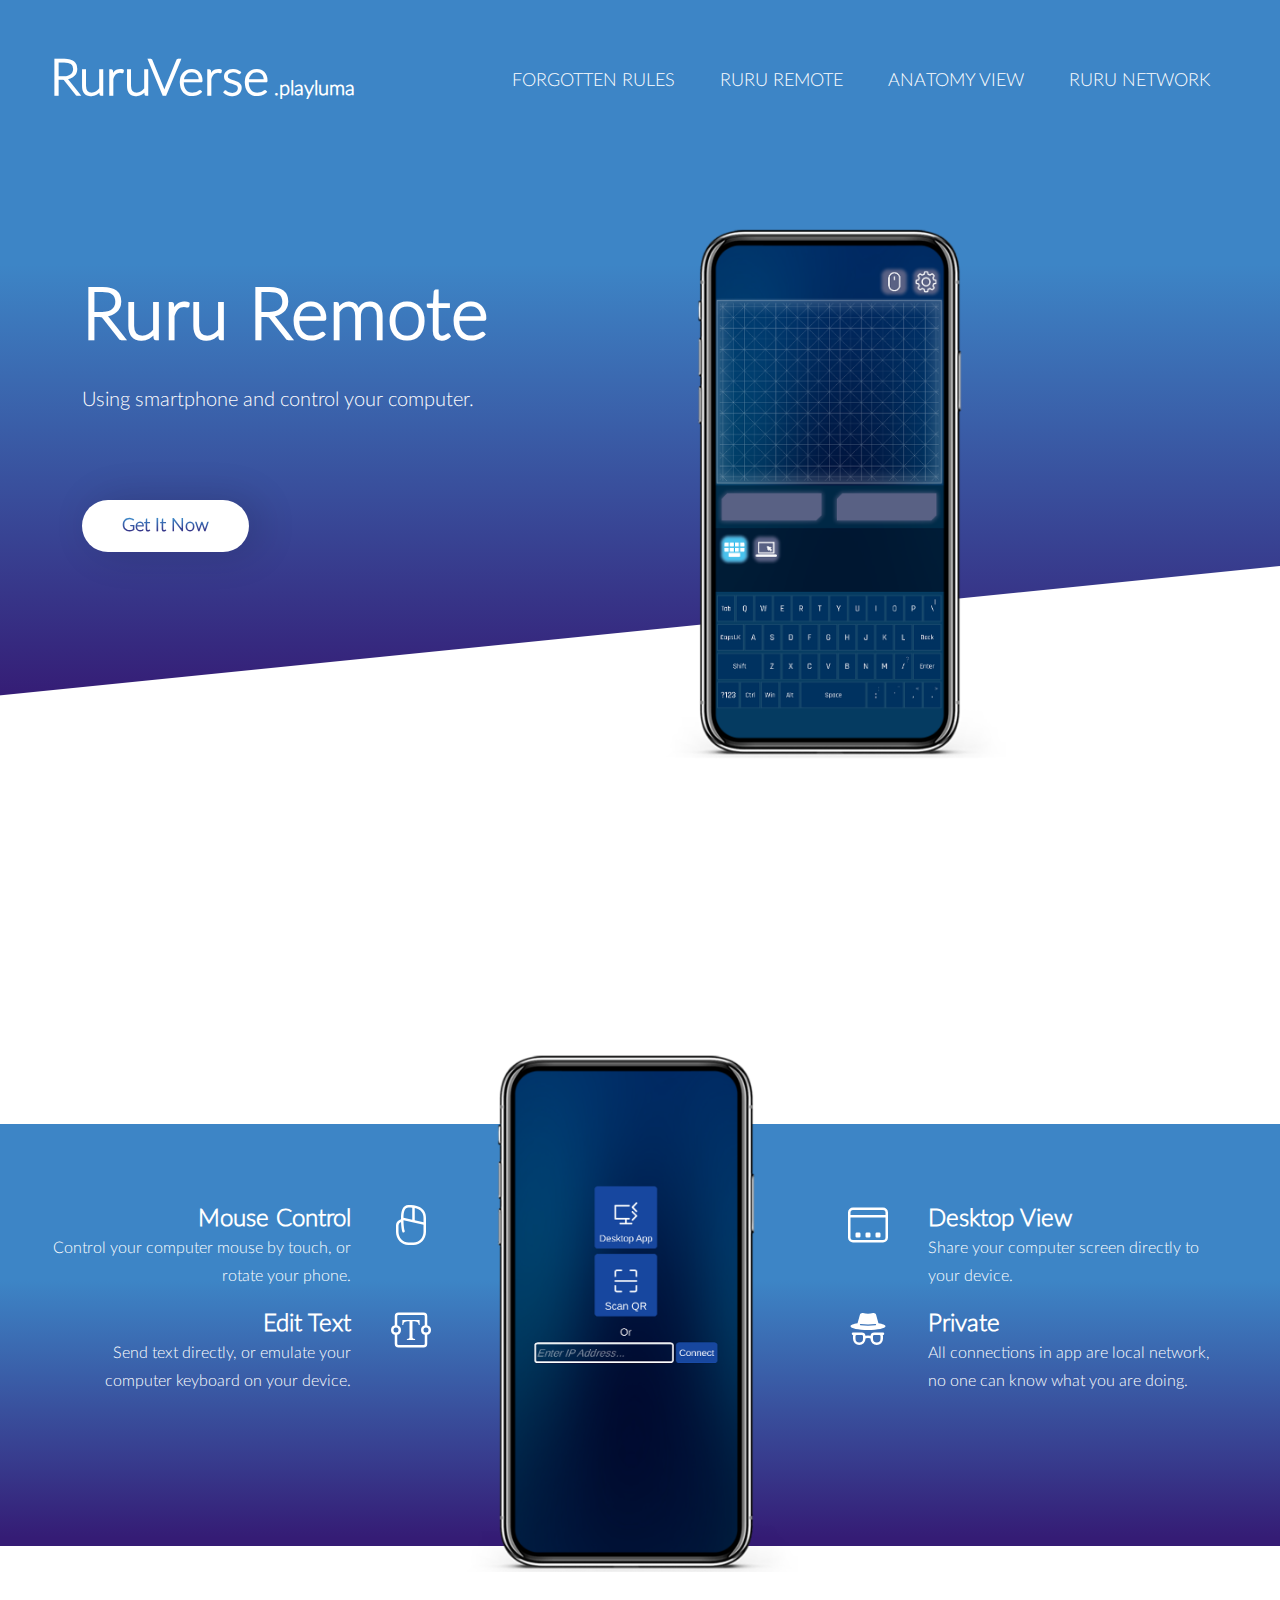
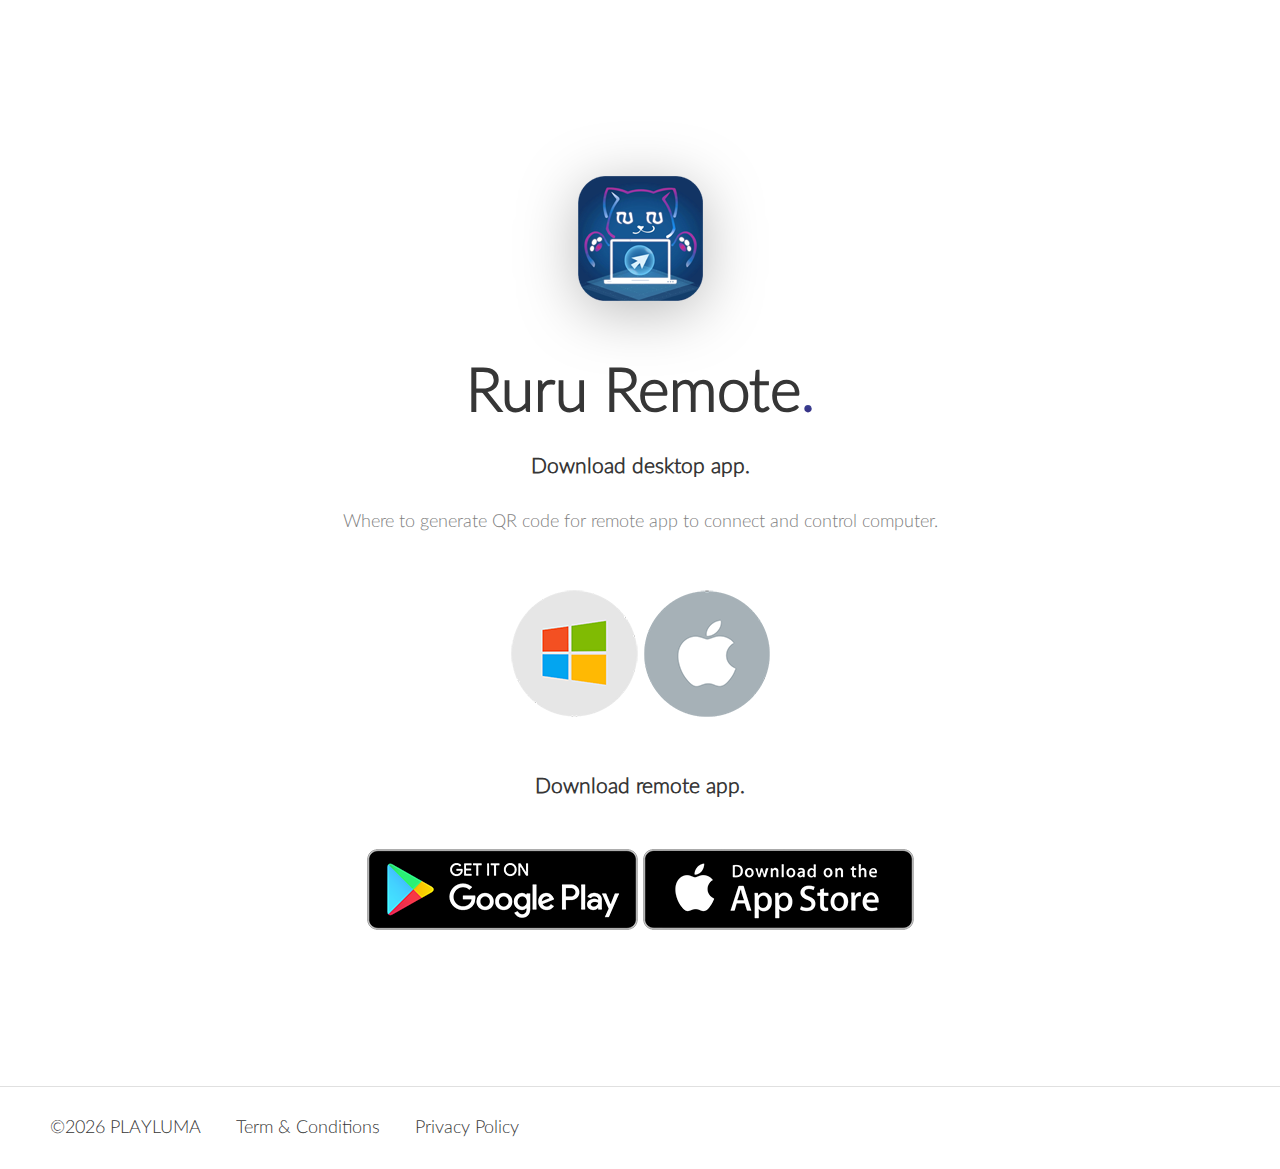
<file: RuruRemote.html>
<!DOCTYPE html>
<html lang="en">
  <head>
    <meta charset="UTF-8" />
    <meta name="viewport" content="width=device-width, initial-scale=1.0" />
    <title>Ruru Remote</title>

    <!-- Favicon -->

    <link
      rel="apple-touch-icon"
      sizes="180x180"
      href="images/favicon/apple-touch-icon.png"
    />
    <link
      rel="icon"
      type="image/png"
      sizes="32x32"
      href="images/favicon/favicon-32x32.png"
    />
    <link
      rel="icon"
      type="image/png"
      sizes="16x16"
      href="images/favicon/favicon-16x16.png"
    />
    <link rel="manifest" href="images/favicon/site.webmanifest" />
    <link
      rel="mask-icon"
      href="images/favicon/safari-pinned-tab.svg"
      color="#5bbad5"
    />
    <link rel="shortcut icon" href="images/favicon/favicon.ico" />
    <meta name="msapplication-TileColor" content="#da532c" />
    <meta
      name="msapplication-config"
      content="images/favicon/browserconfig.xml"
    />
    <meta name="theme-color" content="#ffffff" />

    <!-- End: Favicon -->

    <!-- Main CSS File -->
    <link rel="stylesheet" href="css/styles.css" />
    <link rel="stylesheet" href="css/grid.css" />
    <!-- End: Main CSS File -->
  </head>
  <body>
    <!-- Preloader -->
    <div class="preloader">
      <div class="loader"></div>
    </div>
    <!-- Preloader End -->
    <!-- Header Section -->
    <header id="home">
      <nav>
        <div class="navbar-logo">
          <a href="#" class="logo">RuruVerse</a>
          <a class="logo" style="font-size:20px"> .playluma</a>
        </div>

        <div id="navbar">
          <ul>
            <li><a href="ForgottenRules.html">FORGOTTEN RULES</a></li>
            <li><a href="RuruRemote.html">RURU REMOTE</a></li>
            <li><a href="AnatomyView.html">ANATOMY VIEW</a></li>
            <li><a href="RuruNetwork.html">RURU NETWORK</a></li>
          </ul>
        </div>
        <div id="mobileNav">
          <span onclick="openNav()">&#9776;</span>
        </div>
        <div id="myNav" class="mobileNavOverlay">
          <div class="overlay-content">
            <a href="javascript:void()" class="close-btn" onclick="closeNav()"
              >&times;</a
            >
            <a href="ForgottenRules.html" onclick="closeNav()">FORGOTTEN RULES</a>
            <a href="RuruRemote.html" onclick="closeNav()">RURU REMOTE</a>
            <a href="AnatomyView.html" onclick="closeNav()">ANATOMY VIEW</a>
            <a href="RuruNetwork.html" onclick="closeNav()">RURU NETWORK</a>
          </div>
        </div>

      </nav>
      <div id="hero">
        <div class="row">
          <div class="col span_1_of_2">
            <div class="hero-description">
              <h1>
                Ruru Remote 
                <!-- <br />
                & Simple. -->
              </h1>
              <p>
                Using smartphone and control your computer<span class="bold-text"></span>.
              </p>

              <a href="#download" class="btn"
                ><span class="download-btn"> Get It Now</span></a
              >
            </div>
          </div>
          <div class="col span_1_of_2">
            <img class="hero-img" src="images/RuruRemote/preview/1.png" alt="" />
          </div>
        </div>
      </div>
      <div class="shape-divider">
        <div class="custom-shape-divider-bottom-1603385849">
          <svg
            data-name="Layer 1"
            xmlns="http://www.w3.org/2000/svg"
            viewBox="0 0 1200 120"
            preserveAspectRatio="none"
          >
            <path
              d="M1200 120L0 16.48 0 0 1200 0 1200 120z"
              class="shape-fill"
            ></path>
          </svg>
        </div>
      </div>
      <button onclick="topFunction()" id="scrollUp" title="Go to top">
        <svg
          width="1.5rem"
          height="1.5rem"
          viewBox="0 0 16 16"
          class="bi bi-arrow-up"
          fill="currentColor"
          xmlns="http://www.w3.org/2000/svg"
        >
          <path
            fill-rule="evenodd"
            d="M8 15a.5.5 0 0 0 .5-.5V2.707l3.146 3.147a.5.5 0 0 0 .708-.708l-4-4a.5.5 0 0 0-.708 0l-4 4a.5.5 0 1 0 .708.708L7.5 2.707V14.5a.5.5 0 0 0 .5.5z"
          />
        </svg>
      </button>
    </header>
    <!-- End: Header Section -->
    <section id="features"></section>

    <!-- https://icons.getbootstrap.com/ -->
    <!-- How To Section -->
    <section id="howto">
      <div class="row">
        <div class="col span_1_of_3 first-col">
          <div class="first-item">
            <div class="item-description">
              <h4>Mouse Control</h4>
              <p>
                Control your computer mouse by touch, or rotate your phone.
              </p>
            </div>
            <div class="item-icon1">
              <svg
                width="2.5rem"
                height="2.5rem"
                viewBox="0 0 16 16"
                class="bi bi-chat-dots"
                fill="currentColor"
                xmlns="http://www.w3.org/2000/svg"
              >
              <path d="M7 0c-.593 0-1.104.157-1.527.463-.418.302-.717.726-.93 1.208C4.123 2.619 4 3.879 4 5.187v.504L3.382 6A2.5 2.5 0 0 0 2 8.236v2.576C2 13.659 4.22 16 7 16h2c2.78 0 5-2.342 5-5.188V7.51a.71.71 0 0 0 0-.02V5.186c0-1.13-.272-2.044-.748-2.772-.474-.726-1.13-1.235-1.849-1.59C9.981.123 8.26 0 7 0zm2.5 6.099V1.232c.51.11 1.008.267 1.46.49.596.293 1.099.694 1.455 1.24.355.543.585 1.262.585 2.225v1.69l-3.5-.778zm-1-5.025v4.803L5 5.099c.006-1.242.134-2.293.457-3.024.162-.366.363-.63.602-.801C6.292 1.105 6.593 1 7 1c.468 0 .98.018 1.5.074zM5 6.124 13 7.9v2.912C13 13.145 11.19 15 9 15H7c-2.19 0-4-1.855-4-4.188V8.236a1.5 1.5 0 0 1 .83-1.342l.187-.093c.01.265.024.58.047.92.062.938.19 2.12.462 2.937a.5.5 0 1 0 .948-.316c-.227-.683-.35-1.75-.413-2.688a29.17 29.17 0 0 1-.06-1.528v-.002z"/>
              </svg>
            </div>
          </div>
          <div class="first-item">
            <div class="item-description">
              <h4>Edit Text</h4>
              <p>
                Send text directly, or emulate your computer keyboard on your device.
              </p>
            </div>
            <div class="item-icon1">
              <svg
                width="2.5rem"
                height="2.5rem"
                viewBox="0 0 16 16"
                class="bi bi-telephone-outbound"
                fill="currentColor"
                xmlns="http://www.w3.org/2000/svg"
              >
              <path d="M1.5 2.5A1.5 1.5 0 0 1 3 1h10a1.5 1.5 0 0 1 1.5 1.5v3.563a2 2 0 0 1 0 3.874V13.5A1.5 1.5 0 0 1 13 15H3a1.5 1.5 0 0 1-1.5-1.5V9.937a2 2 0 0 1 0-3.874V2.5zm1 3.563a2 2 0 0 1 0 3.874V13.5a.5.5 0 0 0 .5.5h10a.5.5 0 0 0 .5-.5V9.937a2 2 0 0 1 0-3.874V2.5A.5.5 0 0 0 13 2H3a.5.5 0 0 0-.5.5v3.563zM2 7a1 1 0 1 0 0 2 1 1 0 0 0 0-2zm12 0a1 1 0 1 0 0 2 1 1 0 0 0 0-2z"/>
                <path d="M11.434 4H4.566L4.5 5.994h.386c.21-1.252.612-1.446 2.173-1.495l.343-.011v6.343c0 .537-.116.665-1.049.748V12h3.294v-.421c-.938-.083-1.054-.21-1.054-.748V4.488l.348.01c1.56.05 1.963.244 2.173 1.496h.386L11.434 4z"/>
              </svg>
            </div>
          </div>
        </div>
        <div class="col span_1_of_3 second-col">
          <img class="big_image" src="images/RuruRemote/preview/0.png" alt="" />
        </div>
        <div class="col span_1_of_3 third-col">
          <div class="last-item">
            <div class="item-icon2">
              <svg
                width="2.5rem"
                height="2.5rem"
                viewBox="0 0 16 16"
                class="bi bi-camera"
                fill="currentColor"
                xmlns="http://www.w3.org/2000/svg"
              >
              
              <path d="M3.5 11a.5.5 0 0 0-.5.5v1a.5.5 0 0 0 .5.5h1a.5.5 0 0 0 .5-.5v-1a.5.5 0 0 0-.5-.5h-1Zm3.5.5a.5.5 0 0 1 .5-.5h1a.5.5 0 0 1 .5.5v1a.5.5 0 0 1-.5.5h-1a.5.5 0 0 1-.5-.5v-1Zm4.5-.5a.5.5 0 0 0-.5.5v1a.5.5 0 0 0 .5.5h1a.5.5 0 0 0 .5-.5v-1a.5.5 0 0 0-.5-.5h-1Z"/>
                <path d="M14 1a2 2 0 0 1 2 2v10a2 2 0 0 1-2 2H2a2 2 0 0 1-2-2V3a2 2 0 0 1 2-2h12ZM2 14h12a1 1 0 0 0 1-1V5H1v8a1 1 0 0 0 1 1ZM2 2a1 1 0 0 0-1 1v1h14V3a1 1 0 0 0-1-1H2Z"/>
            </svg>
              </svg>
              
            </div>
            <div class="item-description">
              <h4>Desktop View</h4>
              <p>
                Share your computer screen directly to your device.
              </p>
            </div>
          </div>
          <div class="last-item">
            <div class="item-icon2">
              <svg
                width="2.5rem"
                height="2.5rem"
                viewBox="0 0 16 16"
                class="bi bi-camera-video"
                fill="currentColor"
                xmlns="http://www.w3.org/2000/svg"
              >
              <path fill-rule="evenodd" d="m4.736 1.968-.892 3.269-.014.058C2.113 5.568 1 6.006 1 6.5 1 7.328 4.134 8 8 8s7-.672 7-1.5c0-.494-1.113-.932-2.83-1.205a1.032 1.032 0 0 0-.014-.058l-.892-3.27c-.146-.533-.698-.849-1.239-.734C9.411 1.363 8.62 1.5 8 1.5c-.62 0-1.411-.136-2.025-.267-.541-.115-1.093.2-1.239.735Zm.015 3.867a.25.25 0 0 1 .274-.224c.9.092 1.91.143 2.975.143a29.58 29.58 0 0 0 2.975-.143.25.25 0 0 1 .05.498c-.918.093-1.944.145-3.025.145s-2.107-.052-3.025-.145a.25.25 0 0 1-.224-.274ZM3.5 10h2a.5.5 0 0 1 .5.5v1a1.5 1.5 0 0 1-3 0v-1a.5.5 0 0 1 .5-.5Zm-1.5.5c0-.175.03-.344.085-.5H2a.5.5 0 0 1 0-1h3.5a1.5 1.5 0 0 1 1.488 1.312 3.5 3.5 0 0 1 2.024 0A1.5 1.5 0 0 1 10.5 9H14a.5.5 0 0 1 0 1h-.085c.055.156.085.325.085.5v1a2.5 2.5 0 0 1-5 0v-.14l-.21-.07a2.5 2.5 0 0 0-1.58 0l-.21.07v.14a2.5 2.5 0 0 1-5 0v-1Zm8.5-.5h2a.5.5 0 0 1 .5.5v1a1.5 1.5 0 0 1-3 0v-1a.5.5 0 0 1 .5-.5Z"/>
              </svg>
            </div>
            <div class="item-description">
              <h4>Private</h4>
              <p>
                All connections in app are local network, no one can know what you are doing.
              </p>
            </div>
          </div>
        </div>
      </div>
    </section>
    <!-- End: How To Section -->

    <!-- Subscribe Section -->
    <!-- <section id="subscribe">
      <div class="row">
        <h2 class="stylish_heading">
          Subscribe to our newsletter <span class="red_dot">.</span>
        </h2>
        <p class="">
          Lorem ipsum dolor sit amet, consectetur adipisicing elit, sed do
          eiusmod tempor incididunt ut labore et dolore magna.
        </p>
      </div>
      <div class="subscribe-form">
        <input
          class="form-input"
          type="email"
          placeholder="Your email address"
          required
        />
        <input type="submit" class="btn subscribe-btn" value="Subscribe" />
      </div>
    </section> -->
    <!-- End: Subscribe Section -->

    <!-- Download The App Section -->
    <section id="download">
      <div class="row">
        <img class="app-logo" src="images/RuruRemote/app_logo.png" alt="" />
        <h2 class="stylish_heading">
          <span class="bold-text">Ruru Remote</span><span class="red_dot">.</span>
        </h2>
        <h3>
            Download desktop app.
        </h3>
        <p>Where to generate QR code for remote app to connect and control computer.</p>
          <a href="https://drive.google.com/uc?id=1ntT1nhBKP-u-1YXcBqZ0_IihLzuqd-Gr&export=download" target="_blank">
            <img src="images/win.png" alt=""
          /></a>
          <a href="https://drive.google.com/uc?id=1A176_Q6gNnChnCAzKn0WqTvf1kzQh2e9&export=download" target="_blank">
            <img src="images/mac.png" alt=""
          /></a>
          <h3>
            Download remote app.
        </h3>
        <a href="https://play.google.com/store/apps/details?id=com.tkitfacn.RuruRemote" target="_blank">
          <img src="images/googleplay.png" alt=""
        /></a>
        <a href="https://apps.apple.com/us/app/ruru-remote/id6444133278" target="_blank">
          <img src="images/appstore.png" alt=""
        /></a>
      </div>
    </section>
    <!-- End: Download The App Section -->

    <!-- Features Section -->
    <!-- <section id="features">
        <div class="row">
          <div class="col span_1_of_2">
            <div class="features-images">
              <img class="features_1" style="filter: drop-shadow(0 5px 20px #073c6b)" src="images/Ruru/07Januari2021-02_generated.png" alt="" />
            </div>
          </div>
          <div class="col span_1_of_2">
            <div class="section-description features-description col1">
              <h2 class="stylish_heading">
                Gửi tin nhắn <span class="red_dot">.</span>
              </h2>
              <p class="little-description">
                Quyền riêng tư của người dùng được đề cao và bảo vệ, tin nhắn trao đổi được lưu trữ trên thiết bị hoặc chủ động sao lưu lên máy chủ được mã hóa đầu cuối.
              </p>
            </div>
          </div>
        </div>
        <div class="row second-features-row">
          <div class="col span_1_of_2">
            <div class="section-description features-description">
              <h2 class="stylish_heading">
                Thêm lịch hẹn <span class="red_dot">.</span>
              </h2>
              <p class="little-description">
                Chia sẽ thông tin công việc giờ làm việc và vị trí hoạt động của bạn đến mọi người hoàn toàn miễn phí nhanh chóng ở các danh mục khác nhau như sức khỏe, gia sư, làm đẹp, nấu nướng, may mặc, du lịch,...
              </p>
            </div>
          </div>
          <div class="col span_1_of_2">
            <div class="features-images">
              <img class="features_3" style="filter: drop-shadow(0 5px 20px #073c6b)" src="images/Ruru/07Januari2021-08_generated.png" alt="" />
            </div>
          </div>
        </div>
      </section> -->
      <!-- End: Features Section -->

    <!-- Footer Section -->
    <section id="footer">
        <div class="links">
          <ul>
            <li><a href="#home"><script>document.write('&copy;' + (new Date()).getFullYear());</script><noscript>&copy;2023</noscript> PLAYLUMA</a></li>
            <li><a href="pages/app-term-conditions.html">Term & Conditions</a></li>
            <li><a href="pages/app-privacy-policy.html">Privacy Policy</a></li>
          </ul>
        </div>
        
    </section>
    <!-- End: Footer Section -->

    <!-- Required JavaScript Files & CDN -->
    <!-- JQuery CDN -->
    <script src="https://ajax.googleapis.com/ajax/libs/jquery/3.5.1/jquery.min.js"></script>

    <!-- Main JS Files -->
    <script src="js/essential.js"></script>
    <script src="js/jquery.nice-select.min.js"></script>
    <script src="js/main.js"></script>
  </body>
</html>
</file>
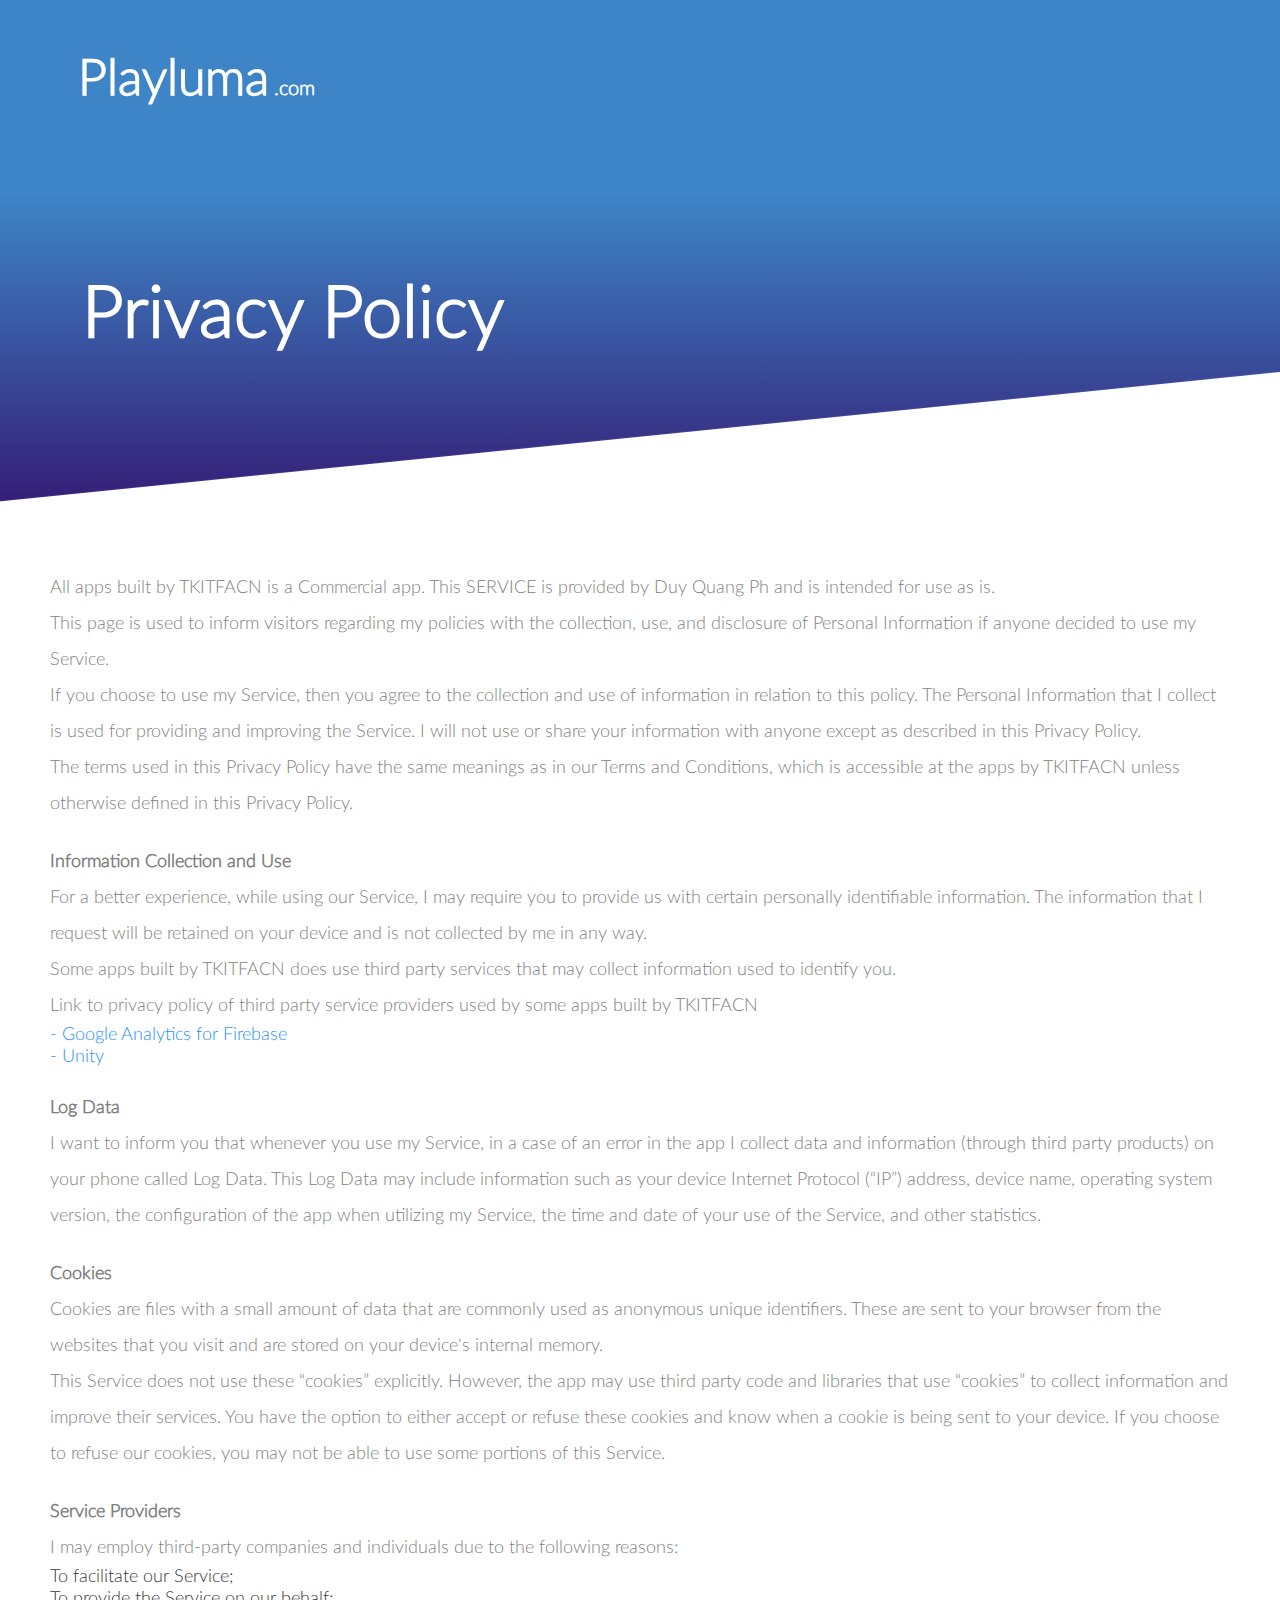
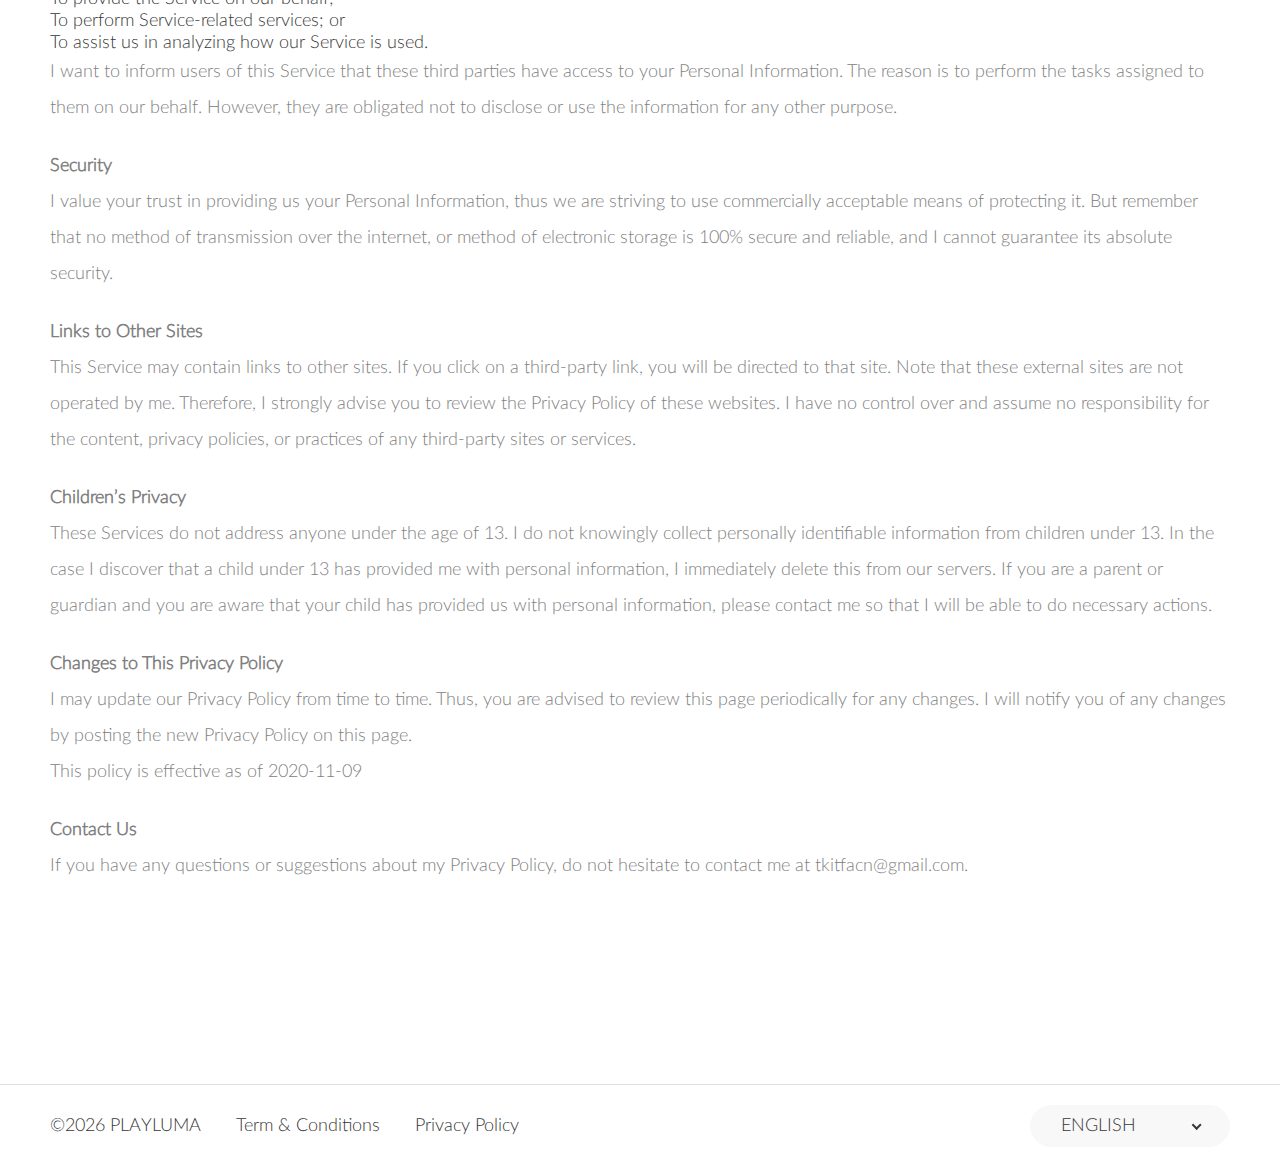
<file: pages/app-privacy-policy.html>
<!DOCTYPE html>
  <html lang="en">
    <head>
      <meta charset="UTF-8" />
      <meta name="viewport" content="width=device-width, initial-scale=1.0" />
      <title>Playluma Privacy Policy</title>
  
      <!-- Favicon -->
  
      <link
        rel="apple-touch-icon"
        sizes="180x180"
        href="../images/favicon/apple-touch-icon.png"
      />
      <link
        rel="icon"
        type="image/png"
        sizes="32x32"
        href="../images/favicon/favicon-32x32.png"
      />
      <link
        rel="icon"
        type="image/png"
        sizes="16x16"
        href="../images/favicon/favicon-16x16.png"
      />
      <link rel="manifest" href="../images/favicon/site.webmanifest" />
      <link
        rel="mask-icon"
        href="../images/favicon/safari-pinned-tab.svg"
        color="#5bbad5"
      />
      <link rel="shortcut icon" href="../images/favicon/favicon.ico" />
      <meta name="msapplication-TileColor" content="#da532c" />
      <meta
        name="msapplication-config"
        content="../images/favicon/browserconfig.xml"
      />
      <meta name="theme-color" content="#ffffff" />
  
      <!-- End: Favicon -->
  
      <!-- Main CSS File -->
      <link rel="stylesheet" href="../css/styles.css" />
      <link rel="stylesheet" href="../css/grid.css" />
      <!-- End: Main CSS File -->
    </head>
    <body>
      <!-- Preloader -->
    <div class="preloader">
      <div class="loader"></div>
    </div>
    <!-- Preloader End -->
      <header id="home">
        <nav>
          <div class="navbar-logo">
            <a href="#" class="logo">&nbsp;&nbsp;Playluma</a>
            <a class="logo" style="font-size:20px"> .com</a>
          </div>
          
        </nav>
        <div id="hero">
          <div class="row">
            <div class="col span_1_of_2">
              <div class="hero-description">
                <h1>
                  Privacy Policy
                </h1>
              </div>
            </div>
          </div>
        </div>
        <div class="shape-divider">
          <div class="custom-shape-divider-bottom-1603385849">
            <svg
              data-name="Layer 1"
              xmlns="http://www.w3.org/2000/svg"
              viewBox="0 0 1200 120"
              preserveAspectRatio="none"
            >
              <path
                d="M1200 120L0 16.48 0 0 1200 0 1200 120z"
                class="shape-fill"
              ></path>
            </svg>
          </div>
        </div>
        <button onclick="topFunction()" id="scrollUp" title="Go to top">
          <svg
            width="1.5rem"
            height="1.5rem"
            viewBox="0 0 16 16"
            class="bi bi-arrow-up"
            fill="currentColor"
            xmlns="http://www.w3.org/2000/svg"
          >
            <path
              fill-rule="evenodd"
              d="M8 15a.5.5 0 0 0 .5-.5V2.707l3.146 3.147a.5.5 0 0 0 .708-.708l-4-4a.5.5 0 0 0-.708 0l-4 4a.5.5 0 1 0 .708.708L7.5 2.707V14.5a.5.5 0 0 0 .5.5z"
            />
          </svg>
        </button>
      </header>
      <section id="features">

          <!-- <strong>Privacy Policy</strong>  -->
          <p>
                        All apps built by TKITFACN is
                        a Commercial app. This SERVICE is provided by
                        Duy Quang Ph and is intended for use as
                        is.
                      </p> 
                      <p>
                        This page is used to inform visitors regarding my
                        policies with the collection, use, and disclosure of Personal
                        Information if anyone decided to use my Service.
                      </p>
                      <p>
                        If you choose to use my Service, then you agree to
                        the collection and use of information in relation to this
                        policy. The Personal Information that I collect is
                        used for providing and improving the Service. I will not use or share your information with
                        anyone except as described in this Privacy Policy.
                      </p>
                      <p>
                        The terms used in this Privacy Policy have the same meanings
                        as in our Terms and Conditions, which is accessible at
                        the apps by TKITFACN unless otherwise defined in this Privacy Policy.
                      </p>
                      <br>
                      <p><strong>Information Collection and Use</strong></p> <p>
                        For a better experience, while using our Service, I
                        may require you to provide us with certain personally
                        identifiable information. The information that
                        I request will be retained on your device and is not collected by me in any way.
                      </p>
                      <p>
                          Some apps built by TKITFACN does use third party services that may collect
                          information used to identify you.
                        </p> <p>
                          Link to privacy policy of third party service providers used
                          by some apps built by TKITFACN
                        </p> <ul >
                          <li><a style="color:dodgerblue" href="https://firebase.google.com/policies/analytics" target="_blank" rel="noopener noreferrer"> - Google Analytics for Firebase</a></li><!----><!----><!----><!----><!----><!----><!----><!---->
                          <li><a style="color:dodgerblue" href="https://unity3d.com/legal/privacy-policy" target="_blank" rel="noopener noreferrer"> - Unity</a></li><!----><!----><!----><!----><!----><!----><!----><!----><!----><!----><!----><!----><!---->
                          <!--<li><a style="color:dodgerblue" href="https://www.facebook.com/legal/terms/plain_text_terms" target="_blank" rel="noopener noreferrer"> - Facebook</a></li>-->
                        </ul>
                        <br>
                        <p><strong>Log Data</strong></p> 
                        <p>
                        I want to inform you that whenever you
                        use my Service, in a case of an error in the app
                        I collect data and information (through third party
                        products) on your phone called Log Data. This Log Data may
                        include information such as your device Internet Protocol
                        (“IP”) address, device name, operating system version, the
                        configuration of the app when utilizing my Service,
                        the time and date of your use of the Service, and other
                        statistics.
                      </p> 
                      <br>
                      <p><strong>Cookies</strong></p> <p>
                        Cookies are files with a small amount of data that are
                        commonly used as anonymous unique identifiers. These are sent
                        to your browser from the websites that you visit and are
                        stored on your device's internal memory.
                      </p> <p>
                        This Service does not use these “cookies” explicitly. However,
                        the app may use third party code and libraries that use
                        “cookies” to collect information and improve their services.
                        You have the option to either accept or refuse these cookies
                        and know when a cookie is being sent to your device. If you
                        choose to refuse our cookies, you may not be able to use some
                        portions of this Service.
                      </p>
                      <br>
                      <p><strong>Service Providers</strong></p> <p>
                        I may employ third-party companies and
                        individuals due to the following reasons:
                      </p> <ul><li>To facilitate our Service;</li> <li>To provide the Service on our behalf;</li> <li>To perform Service-related services; or</li> <li>To assist us in analyzing how our Service is used.</li></ul> <p>
                        I want to inform users of this Service
                        that these third parties have access to your Personal
                        Information. The reason is to perform the tasks assigned to
                        them on our behalf. However, they are obligated not to
                        disclose or use the information for any other purpose.
                      </p> 
                      <br>
                      <p><strong>Security</strong></p> <p>
                        I value your trust in providing us your
                        Personal Information, thus we are striving to use commercially
                        acceptable means of protecting it. But remember that no method
                        of transmission over the internet, or method of electronic
                        storage is 100% secure and reliable, and I cannot
                        guarantee its absolute security.
                      </p>
                      <br>
                      <p><strong>Links to Other Sites</strong></p> <p>
                        This Service may contain links to other sites. If you click on
                        a third-party link, you will be directed to that site. Note
                        that these external sites are not operated by me.
                        Therefore, I strongly advise you to review the
                        Privacy Policy of these websites. I have
                        no control over and assume no responsibility for the content,
                        privacy policies, or practices of any third-party sites or
                        services.
                      </p>
                      <br>
                      <p><strong>Children’s Privacy</strong></p> <p>
                        These Services do not address anyone under the age of 13.
                        I do not knowingly collect personally
                        identifiable information from children under 13. In the case
                        I discover that a child under 13 has provided
                        me with personal information, I immediately
                        delete this from our servers. If you are a parent or guardian
                        and you are aware that your child has provided us with
                        personal information, please contact me so that
                        I will be able to do necessary actions.
                      </p>
                      <br>
                      <p><strong>Changes to This Privacy Policy</strong></p> <p>
                        I may update our Privacy Policy from
                        time to time. Thus, you are advised to review this page
                        periodically for any changes. I will
                        notify you of any changes by posting the new Privacy Policy on
                        this page.
                      </p> <p>This policy is effective as of 2020-11-09</p>
                      <br>
                      <p><strong>Contact Us</strong></p> <p>
                        If you have any questions or suggestions about my
                        Privacy Policy, do not hesitate to contact me at tkitfacn@gmail.com.
      </section>

      <section id="footer">
        <div class="links">
          <ul>
            <li><a href="../index.html"><script>document.write('&copy;' + (new Date()).getFullYear());</script><noscript>&copy;2023</noscript> PLAYLUMA</a></li>
            <li><a href="../pages/app-term-conditions.html">Term & Conditions</a></li>
            <li><a href="../pages/app-privacy-policy.html">Privacy Policy</a></li>
          </ul>
        </div>
        <div class="language-option">
          <select name="Languages">
            <option value="English" selected>ENGLISH</option>
          </select>
        </div>
      </section>

    <script src="https://ajax.googleapis.com/ajax/libs/jquery/3.5.1/jquery.min.js"></script>
    <script src="../js/essential.js"></script>
    <script src="../js/jquery.nice-select.min.js"></script>
    <script src="../js/main.js"></script>
    </body>
    </html>
</file>
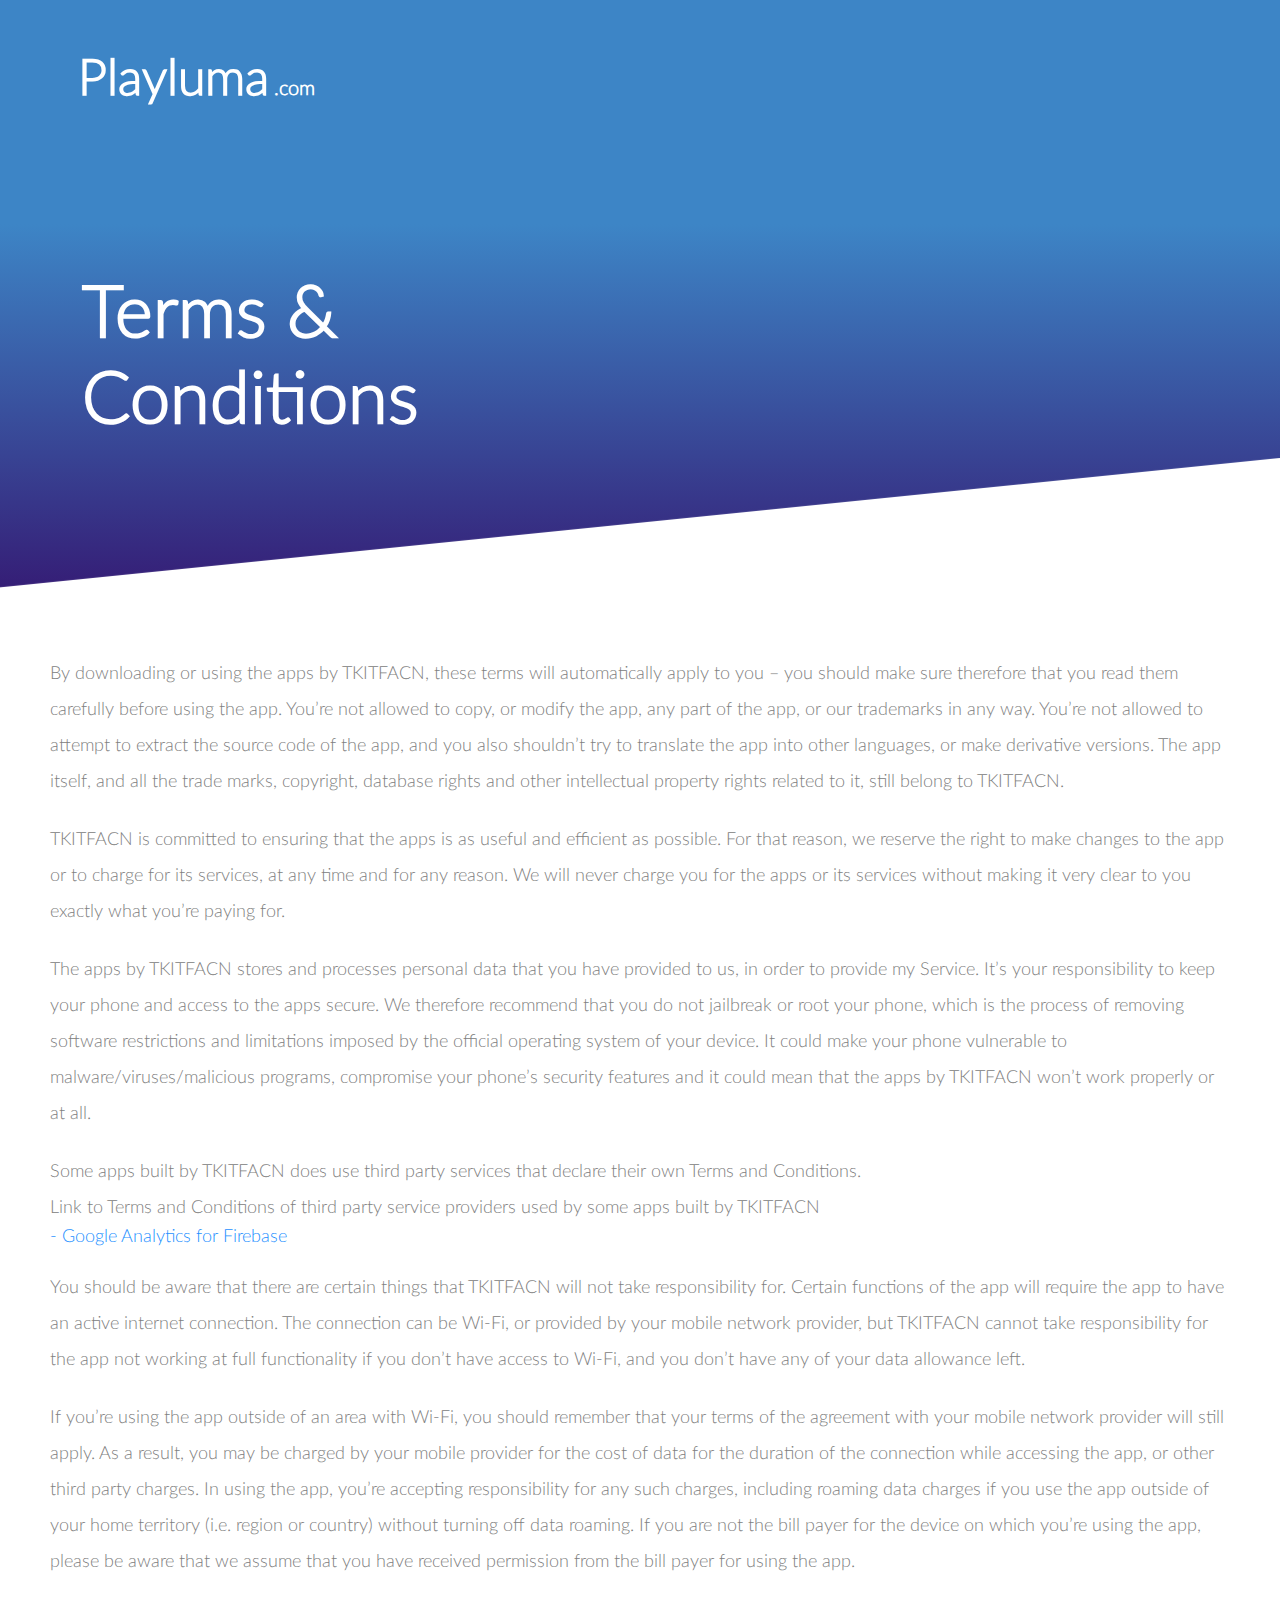
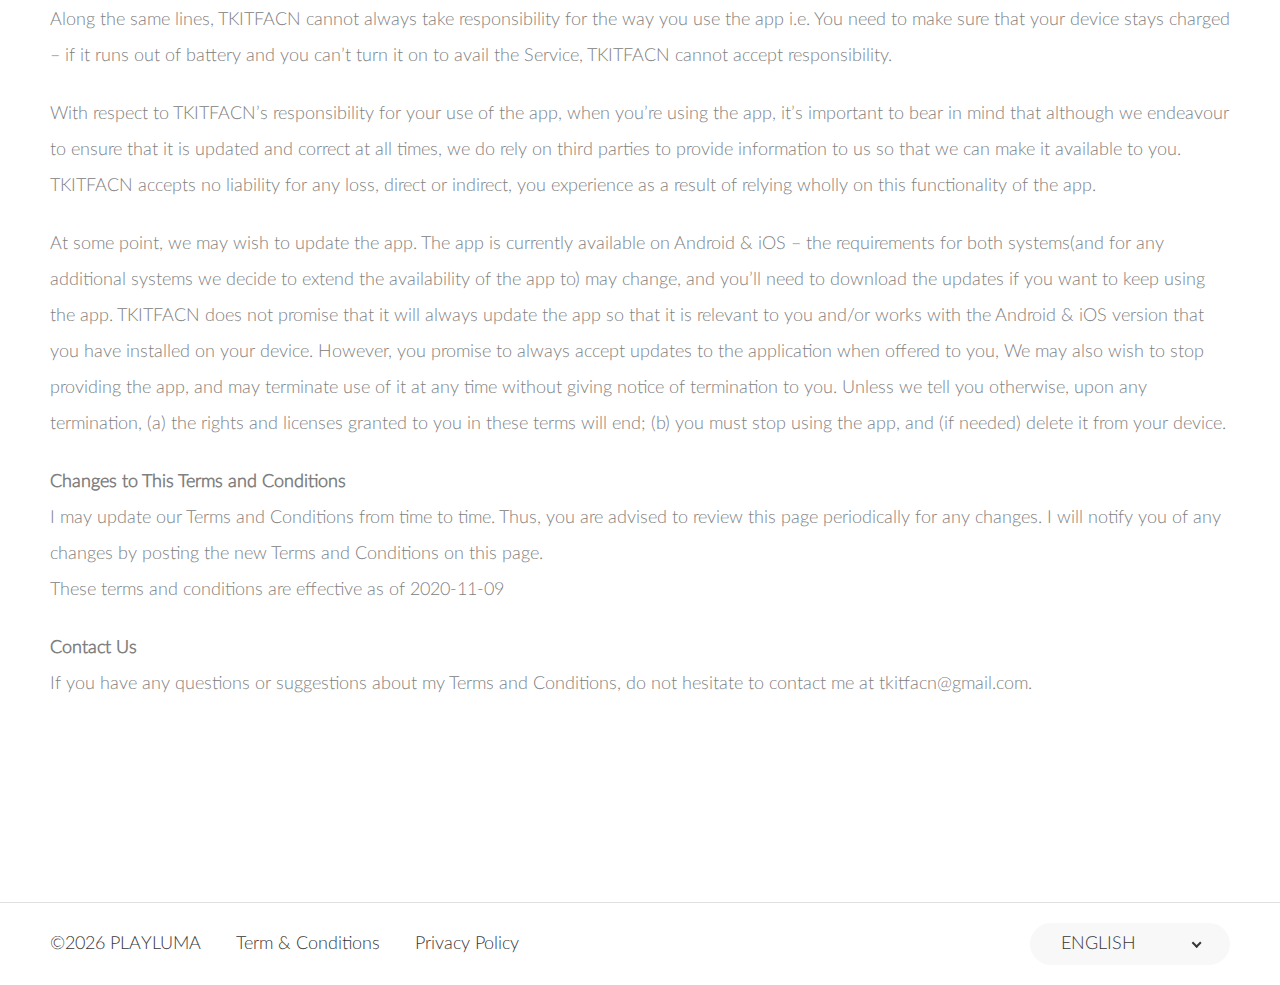
<file: pages/app-term-conditions.html>
<!DOCTYPE html>
  <html lang="en">
    <head>
      <meta charset="UTF-8" />
      <meta name="viewport" content="width=device-width, initial-scale=1.0" />
      <title>Playluma Terms &amp; Conditions</title>
  
      <!-- Favicon -->
  
      <link
        rel="apple-touch-icon"
        sizes="180x180"
        href="../images/favicon/apple-touch-icon.png"
      />
      <link
        rel="icon"
        type="image/png"
        sizes="32x32"
        href="../images/favicon/favicon-32x32.png"
      />
      <link
        rel="icon"
        type="image/png"
        sizes="16x16"
        href="../images/favicon/favicon-16x16.png"
      />
      <link rel="manifest" href="../images/favicon/site.webmanifest" />
      <link
        rel="mask-icon"
        href="../images/favicon/safari-pinned-tab.svg"
        color="#5bbad5"
      />
      <link rel="shortcut icon" href="../images/favicon/favicon.ico" />
      <meta name="msapplication-TileColor" content="#da532c" />
      <meta
        name="msapplication-config"
        content="../images/favicon/browserconfig.xml"
      />
      <meta name="theme-color" content="#ffffff" />
  
      <!-- End: Favicon -->
  
      <!-- Main CSS File -->
      <link rel="stylesheet" href="../css/styles.css" />
      <link rel="stylesheet" href="../css/grid.css" />
      <!-- End: Main CSS File -->
    </head>
    <body>
      <!-- Preloader -->
    <div class="preloader">
      <div class="loader"></div>
    </div>
    <!-- Preloader End -->
      <header id="home">
        <nav>
          <div class="navbar-logo">
            <a href="#" class="logo">&nbsp;&nbsp;Playluma</a>
            <a class="logo" style="font-size:20px"> .com</a>
          </div>
          
        </nav>
        <div id="hero">
          <div class="row">
            <div class="col span_1_of_2">
              <div class="hero-description">
                <h1>
                  Terms &amp; Conditions
                </h1>
              </div>
            </div>
          </div>
        </div>
        <div class="shape-divider">
          <div class="custom-shape-divider-bottom-1603385849">
            <svg
              data-name="Layer 1"
              xmlns="http://www.w3.org/2000/svg"
              viewBox="0 0 1200 120"
              preserveAspectRatio="none"
            >
              <path
                d="M1200 120L0 16.48 0 0 1200 0 1200 120z"
                class="shape-fill"
              ></path>
            </svg>
          </div>
        </div>
        <button onclick="topFunction()" id="scrollUp" title="Go to top">
          <svg
            width="1.5rem"
            height="1.5rem"
            viewBox="0 0 16 16"
            class="bi bi-arrow-up"
            fill="currentColor"
            xmlns="http://www.w3.org/2000/svg"
          >
            <path
              fill-rule="evenodd"
              d="M8 15a.5.5 0 0 0 .5-.5V2.707l3.146 3.147a.5.5 0 0 0 .708-.708l-4-4a.5.5 0 0 0-.708 0l-4 4a.5.5 0 1 0 .708.708L7.5 2.707V14.5a.5.5 0 0 0 .5.5z"
            />
          </svg>
        </button>
      </header>
      <section id="features">
        <p>
        By downloading or using the apps by TKITFACN, these terms will
            automatically apply to you – you should make sure therefore
            that you read them carefully before using the app. You’re not
            allowed to copy, or modify the app, any part of the app, or
            our trademarks in any way. You’re not allowed to attempt to
            extract the source code of the app, and you also shouldn’t try
            to translate the app into other languages, or make derivative
            versions. The app itself, and all the trade marks, copyright,
            database rights and other intellectual property rights related
            to it, still belong to TKITFACN.
          </p> 
          <br>
          <p>
            TKITFACN is committed to ensuring that the apps is
            as useful and efficient as possible. For that reason, we
            reserve the right to make changes to the app or to charge for
            its services, at any time and for any reason. We will never
            charge you for the apps or its services without making it very
            clear to you exactly what you’re paying for.
          </p> 
          <br>
          <p>
            The apps by TKITFACN stores and processes personal data that
            you have provided to us, in order to provide my
            Service. It’s your responsibility to keep your phone and
            access to the apps secure. We therefore recommend that you do
            not jailbreak or root your phone, which is the process of
            removing software restrictions and limitations imposed by the
            official operating system of your device. It could make your
            phone vulnerable to malware/viruses/malicious programs,
            compromise your phone’s security features and it could mean
            that the apps by TKITFACN won’t work properly or at all.
          </p>
          <br>
          <p>
              Some apps built by TKITFACN does use third party services that declare their own
              Terms and Conditions.
            </p> <p>
              Link to Terms and Conditions of third party service
              providers used by some apps built by TKITFACN
            </p> <ul><!----><!----><li><a style="color:dodgerblue" href="https://firebase.google.com/terms/analytics" target="_blank" rel="noopener noreferrer"> - Google Analytics for Firebase</a></li><!----><!----><!----><!----><!----><!----><!----><!----><li><a href="https://unity3d.com/legal/terms-of-service" target="_blank" rel="noopener noreferrer">Unity</a></li><!----><!----><!----><!----><!----><!----><!----><!----><!----><!----><!----><!----><!----></ul>
          <p>
            You should be aware that there are certain things that
            TKITFACN will not take responsibility for. Certain
            functions of the app will require the app to have an active
            internet connection. The connection can be Wi-Fi, or provided
            by your mobile network provider, but TKITFACN
            cannot take responsibility for the app not working at full
            functionality if you don’t have access to Wi-Fi, and you don’t
            have any of your data allowance left.
          </p>
          <br>
          <p>
            If you’re using the app outside of an area with Wi-Fi, you
            should remember that your terms of the agreement with your
            mobile network provider will still apply. As a result, you may
            be charged by your mobile provider for the cost of data for
            the duration of the connection while accessing the app, or
            other third party charges. In using the app, you’re accepting
            responsibility for any such charges, including roaming data
            charges if you use the app outside of your home territory
            (i.e. region or country) without turning off data roaming. If
            you are not the bill payer for the device on which you’re
            using the app, please be aware that we assume that you have
            received permission from the bill payer for using the app.
          </p>
          <br>
          <p>
            Along the same lines, TKITFACN cannot always take
            responsibility for the way you use the app i.e. You need to
            make sure that your device stays charged – if it runs out of
            battery and you can’t turn it on to avail the Service,
            TKITFACN cannot accept responsibility.
          </p>
          <br>
          <p>
            With respect to TKITFACN’s responsibility for your
            use of the app, when you’re using the app, it’s important to
            bear in mind that although we endeavour to ensure that it is
            updated and correct at all times, we do rely on third parties
            to provide information to us so that we can make it available
            to you. TKITFACN accepts no liability for any
            loss, direct or indirect, you experience as a result of
            relying wholly on this functionality of the app.
          </p>
          <br>
          <p>
            At some point, we may wish to update the app. The app is
            currently available on Android &amp; iOS – the requirements for
            both systems(and for any additional systems we
            decide to extend the availability of the app to) may change,
            and you’ll need to download the updates if you want to keep
            using the app. TKITFACN does not promise that it
            will always update the app so that it is relevant to you
            and/or works with the Android &amp; iOS version that you have
            installed on your device. However, you promise to always
            accept updates to the application when offered to you, We may
            also wish to stop providing the app, and may terminate use of
            it at any time without giving notice of termination to you.
            Unless we tell you otherwise, upon any termination, (a) the
            rights and licenses granted to you in these terms will end;
            (b) you must stop using the app, and (if needed) delete it
            from your device.
          </p>
          <br>
          <p><strong>Changes to This Terms and Conditions</strong></p> <p>
            I may update our Terms and Conditions
            from time to time. Thus, you are advised to review this page
            periodically for any changes. I will
            notify you of any changes by posting the new Terms and
            Conditions on this page.
          </p> 
          <p>
            These terms and conditions are effective as of 2020-11-09
          </p> 
          <br>
          <p><strong>Contact Us</strong></p> <p>
            If you have any questions or suggestions about my
            Terms and Conditions, do not hesitate to contact me
            at tkitfacn@gmail.com.
      </section>

      <section id="footer">
        <div class="links">
          <ul>
            <li><a href="../index.html"><script>document.write('&copy;' + (new Date()).getFullYear());</script><noscript>&copy;2023</noscript> PLAYLUMA</a></li>
            <li><a href="../pages/app-term-conditions.html">Term & Conditions</a></li>
            <li><a href="../pages/app-privacy-policy.html">Privacy Policy</a></li>
          </ul>
        </div>
        <div class="language-option">
          <select name="Languages">
            <option value="English" selected>ENGLISH</option>
          </select>
        </div>
      </section>
      <script src="https://ajax.googleapis.com/ajax/libs/jquery/3.5.1/jquery.min.js"></script>
      <script src="../js/essential.js"></script>
      <script src="../js/jquery.nice-select.min.js"></script>
      <script src="../js/main.js"></script>
  </body>
</html>
</file>
<file: css/styles.css>
/*Color Top: #3d85c6 Color Bottom: #351c75 */
/* Nice Select CSS */
@font-face {
  font-family: 'Lato';
  src: url('../fonts/Lato/Lato\ Light.ttf');
}

.nice-select {
  -webkit-tap-highlight-color: transparent;
  background-color: #f8f8f8;
  border-radius: 50px;
  border: solid 1px transparent;
  box-sizing: border-box;
  clear: both;
  cursor: pointer;
  display: block;
  float: left;
  font-family: inherit;
  font-size: 18px;
  font-weight: normal;
  height: 42px;
  line-height: 40px;
  outline: none;
  padding-left: 30px;
  padding-right: 30px;
  position: relative;
  text-align: left !important;
  -webkit-transition: all 0.2s ease-in-out;
  transition: all 0.2s ease-in-out;
  -webkit-user-select: none;
  -moz-user-select: none;
  -ms-user-select: none;
  user-select: none;
  white-space: nowrap;
  width: 200px;
}
.nice-select:hover {
  border-color: #dbdbdb;
}
.nice-select:active,
.nice-select.open,
.nice-select:focus {
  border-color: #999;
}
.nice-select:after {
  border-bottom: 2px solid #363636;
  border-right: 2px solid #363636;
  content: "";
  display: block;
  height: 5px;
  margin-top: -4px;
  pointer-events: none;
  position: absolute;
  right: 30px;
  top: 50%;
  -webkit-transform-origin: 66% 66%;
  -ms-transform-origin: 66% 66%;
  transform-origin: 66% 66%;
  -webkit-transform: rotate(45deg);
  -ms-transform: rotate(45deg);
  transform: rotate(45deg);
  -webkit-transition: all 0.15s ease-in-out;
  transition: all 0.15s ease-in-out;
  width: 5px;
}
.nice-select.open:after {
  -webkit-transform: rotate(-135deg);
  -ms-transform: rotate(-135deg);
  transform: rotate(-135deg);
}
.nice-select.open .list {
  top: auto !important;
  bottom: 100%;
  opacity: 1;
  pointer-events: auto;
  -webkit-transform: scale(1) translateY(0);
  -ms-transform: scale(1) translateY(0);
  transform: scale(1) translateY(0);
}
.nice-select.disabled {
  border-color: #ededed;
  color: #999;
  pointer-events: none;
}
.nice-select.disabled:after {
  border-color: #cccccc;
}
.nice-select.wide {
  width: 100%;
}
.nice-select.wide .list {
  left: 0 !important;
  right: 0 !important;
}
.nice-select.right {
  float: right;
}
.nice-select.right .list {
  left: auto;
  right: 0;
}
.nice-select.small {
  font-size: 18px;
  height: 50px;
  line-height: 34px;
}
.nice-select.small:after {
  height: 4px;
  width: 4px;
}
.nice-select.small .option {
  line-height: 34px;
  min-height: 34px;
}
.nice-select .list {
  background-color: #fff;
  border-radius: 5px;
  box-shadow: 0 0 0 1px rgba(68, 68, 68, 0.11);
  box-sizing: border-box;
  margin-top: 4px;
  opacity: 0;
  overflow: hidden;
  padding: 0;
  pointer-events: none;
  position: absolute;
  bottom: 100%;
  left: 0;
  -webkit-transform-origin: 50% 0;
  -ms-transform-origin: 50% 0;
  transform-origin: 50% 0;
  -webkit-transform: scale(0.75) translateY(-21px);
  -ms-transform: scale(0.75) translateY(-21px);
  transform: scale(0.75) translateY(-21px);
  -webkit-transition: all 0.2s cubic-bezier(0.5, 0, 0, 1.25),
    opacity 0.15s ease-out;
  transition: all 0.2s cubic-bezier(0.5, 0, 0, 1.25), opacity 0.15s ease-out;
  z-index: 9;
  width: 200px;
}
.nice-select .list:hover .option:not(:hover) {
  background-color: transparent !important;
}
.nice-select .option {
  cursor: pointer;
  font-weight: 400;
  line-height: 40px;
  list-style: none;
  min-height: 40px;
  outline: none;
  padding-left: 30px;
  padding-right: 29px;
  text-align: left;
  -webkit-transition: all 0.2s;
  transition: all 0.2s;
}
.nice-select .option:hover,
.nice-select .option.focus,
.nice-select .option.selected.focus {
  background-color: #f6f6f6;
}
.nice-select .option.selected {
  font-weight: bold;
}
.nice-select .option.disabled {
  background-color: transparent;
  color: #999;
  cursor: default;
}

.no-csspointerevents .nice-select .list {
  display: none;
}

.no-csspointerevents .nice-select.open .list {
  display: block;
}

/* CSS Global Rules */
* {
  box-sizing: border-box;
  font-family: "Lato", sans-serif;
  list-style-type: none;
  margin: 0;
  padding: 0;
  scroll-behavior: smooth !important;
}

html {
  font-size: 16px;
}

::selection {
  background-color: #ffffff;
  color: #3d85c6;
}

body {
  font-family: "Lato", sans-serif;
  color: #363636;
  font-size: 1.125rem;
  overflow-x: hidden;
}

img {
  max-width: 100%;
  height: auto;
}

a {
  color: #ffffff;
  text-decoration: none;
}

h1 {
  font-size: 4.5rem;
  font-weight: 900;
}

h2 {
  font-size: 3.75rem;
  font-weight: 900;
}

p {
  color: #808080;
  line-height: 2;
}

section {
  padding: 50px;
}

::placeholder {
  font-size: 18px;
  color: #808080;
}

/* Preloader */
.preloader {
  background-color: #ffffff;
  position: fixed;
  left: 0;
  top: 0;
  height: 100%;
  width: 100%;
  z-index: 150;
  display: flex;
  display: -ms-flexbox;
  -ms-flex-align: center;
  -ms-flex-pack: center;
  align-items: center;
  justify-content: center;
  transition: all 1s ease;
  -webkit-transition: all 1s ease;
}

.preloader.opacity-0 {
  opacity: 0;
}

.preloader .loader {
  height: 2.5rem;
  width: 2.5rem;
  border: 0.25rem solid #3d85c6;
  border-radius: 50%;
  border-top: 0.25rem solid transparent;
  border-bottom: 0.25rem solid transparent;
  animation: spin 2s linear infinite;
  -webkit-animation: spin 0.8s linear infinite;
}

@keyframes spin {
  0% {
    transform: rotate(0deg);
    -webkit-transform: rotate(0deg);
  }

  100% {
    transform: rotate(360deg);
    -webkit-transform: rotate(360deg);
  }
}

@-webkit-keyframes spin {
  0% {
    transform: rotate(0deg);
    -webkit-transform: rotate(0deg);
  }

  100% {
    transform: rotate(360deg);
    -webkit-transform: rotate(360deg);
  }
}
/* End: Preloader */

/* End: CSS Global Rules */

/* Reusable Components */
.bold-text {
  font-weight: 700;
}

.btn {
  background: #fff;
  padding: 0.9375rem 2.5rem;
  color: #363636;
  border-radius: 3.125rem;
  font-size: 1.125rem;
  font-weight: 700;
  text-align: center;
  box-shadow: 10px 0 40px rgba(0, 0, 0, 0.15);
  display: inline-block;
  cursor: pointer;
}

.btn:hover {
  background: #fff;
  color: #ffffff;
  transition: 0.3s;
  transform: scale(1.03);
}

.red_dot {
  background: linear-gradient(to bottom, #3d85c6 10%, #351c75 100%);
  background-clip: border-box;
  -webkit-background-clip: text;
  -webkit-text-fill-color: transparent;
}

.section-description {
  margin-top: 180px;
}

.little-description {
  margin-top: 1.875rem;
  font-size: 1.125rem;
}

.row {
  max-width: 1176px;
  margin: auto;
}
/* End: Reusable Components */

/* Main CSS Rules */

/* Header Section Styling */
#home {
  background: #3d85c6; /* Old browsers */
  background: -moz-linear-gradient(
    top,
    #3d85c6 37%,
    #351c75 98%
  ); /* FF3.6-15 */
  background: -webkit-linear-gradient(
    top,
    #3d85c6 37%,
    #351c75 98%
  ); /* Chrome10-25,Safari5.1-6 */
  background: linear-gradient(
    to bottom,
    #3d85c6 37%,
    #351c75 98%
  ); /* W3C, IE10+, FF16+, Chrome26+, Opera12+, Safari7+ */
  filter: progid:DXImageTransform.Microsoft.gradient( startColorstr='#3d85c6', endColorstr='#351c75',GradientType=0 ); /* IE6-9 */
  background-repeat: no-repeat;
  color: #ffffff;
  height: 100%;
  width: 100%;
  padding: 50px;
  position: relative;
}

/* Navbar Styling */
nav {
  display: flex;
  flex-flow: row;
  justify-content: space-between;
}

.logo {
  font-size: 3.125rem;
  font-weight: 900;
}

#navbar ul li {
  display: inline-block;
  margin: 20px;
  font-size: 18px;
  font-weight: 400;
}

#navbar ul li:hover {
  text-decoration: underline;
}

/* Sticky Navbar */
.sticky {
  position: fixed;
  left: 0;
  top: 0;
  width: 100%;
  background-color: #fff;
  z-index: 500;
  box-shadow: 0 10px 30px rgba(0, 0, 0, 0.1);
  color: #3d85c6;
  padding: 10px 40px;
  transition: 0.3s;
}

.sticky .logo {
  color: #3d85c6;
}

.sticky #navbar ul li a {
  color: #363636;
}

.sticky #navbar ul li a:hover {
  color: #3d85c6;
}

.sticky .navbar {
  padding: 10px;
}

.sticky .mobile-menu {
  font-size: 1.875rem;
  float: right;
  display: block;
  margin: -10px 10px;
}

/* Mobile Navbar Styling */
#myNav {
  display: block;
}
#mobileNav {
  position: absolute;
  right: 10%;
  display: none; /* Hide Mobile Nav on Desktop or big devices */
  cursor: pointer;
  user-select: none;
}

#mobileNav span {
  font-size: 1.875rem;
}

.mobileNavOverlay {
  width: 0;
  height: 100vh;
  position: fixed;
  top: 0;
  left: 0;
  background-color: #ffffff;
  z-index: 9999;
  overflow: hidden;
  color: #3d85c6;
  transition: 0.3s;
  text-align: center;
}

.overlay-content {
  text-align: center;
  position: absolute;
  top: 50%;
  left: 50%;
  transform: translate(-50%, -50%);
}

.overlay-content a {
  color: #363636;
  font-size: 1.875rem;
  font-weight: 600;
  display: block;
  margin-top: 1.25rem;
  letter-spacing: 0.1875rem;
}

.overlay-content a:hover {
  color: #3d85c6;
}
/* End: Mobile Menu Styling */

/* Hero Section Styling */

#hero {
  margin: 100px 0;
}

.hero-description {
  margin-top: 3.125rem;
  float: left;
  margin-left: 1.875rem;
}

.hero-description p {
  font-size: 1.25rem;
  margin-top: 1.25rem;
  margin-bottom: 5rem;
  color: #fff;
}

.download-btn {
  background: linear-gradient(to bottom, #3d85c6 10%, #351c75 100%);
  background-clip: border-box;
  -webkit-background-clip: text;
  -webkit-text-fill-color: transparent;
}

.hero-img {
  max-width: 28% !important;
  float: right;
  z-index: 1;
  position: absolute;
  /* right: 9.375rem; */
}

/* Custom Shape Divider */

.shape-divider {
  margin-top: 100px;
}

.custom-shape-divider-bottom-1603385849 {
  position: absolute;
  bottom: -2px;
  left: 0;
  width: 100%;
  overflow: hidden;
  line-height: 0;
  transform: rotate(180deg);
}

.custom-shape-divider-bottom-1603385849 svg {
  position: relative;
  display: block;
  width: calc(100% + 1.3px);
  height: 150px;
  transform: rotateY(180deg);
  z-index: -1;
}

.custom-shape-divider-bottom-1603385849 .shape-fill {
  fill: #ffffff;
}

#scrollUp {
  display: none; /* Hidden by default */
  position: fixed; /* Fixed/sticky position */
  bottom: 20px; /* Place the button at the bottom of the page */
  right: 30px; /* Place the button 30px from the right */
  z-index: 99; /* Make sure it does not overlap */
  border: none; /* Remove borders */
  outline: none; /* Remove outline */
  background: #3d85c6; /* Old browsers */
  background: -moz-linear-gradient(
    top,
    #3d85c6 37%,
    #351c75 98%
  ); /* FF3.6-15 */
  background: -webkit-linear-gradient(
    top,
    #3d85c6 37%,
    #351c75 98%
  ); /* Chrome10-25,Safari5.1-6 */
  background: linear-gradient(
    to bottom,
    #3d85c6 37%,
    #351c75 98%
  ); /* W3C, IE10+, FF16+, Chrome26+, Opera12+, Safari7+ */
  filter: progid:DXImageTransform.Microsoft.gradient( startColorstr='#3d85c6', endColorstr='#351c75',GradientType=0 ); /* IE6-9 */
  background-repeat: no-repeat;
  color: #ffffff; /* Text color */
  cursor: pointer; /* Add a mouse pointer on hover */
  width: 50px;
  height: 50px;
  border-radius: 50%; /* Rounded corners */
  font-size: 18px; /* Increase font size */
  box-shadow: 0 10px 30px rgba(54, 54, 54, 0.3);
}

#scrollUp:hover {
  background-color: #555; /* Add a dark-grey background on hover */
  transform: scale(1.1);
  transition: 0.3s;
}

/* End: Header Section Styling */

/* Features Section Styling */
#features {
  height: 100%;
  padding-bottom: 200px;
  /* border-bottom: 1px solid #e0e0e0; */
}

.features_3 {
  float: right;
}

.second-features-row {
  margin-top: 6.25rem;
}
/* End: Features Section Styling */

/* Testimonial Section Styling */
#testimonial {
  margin-top: 50px;
}
#testimonial .stylish_heading {
  text-align: center;
}
#testimonial .row {
  margin-top: 6.25rem;
}

.bubble {
  background-color: #fff;
  border: 1px solid #dfdfdf;
  padding: 20px 30px;
  position: relative;
}

.bubble::after {
  display: block;
  position: absolute;
  content: "";
  top: 100%;
  left: 5%;
  transform: translate(50%, -50%) rotate(45deg) translateZ(0);
  height: 15px;
  width: 15px;
  background: linear-gradient(-45deg, #fff 52%, transparent 0);
  border: inherit;
  border-width: 0 1px 1px 0;
  border-radius: 0 0 2px 0;
}

.bubble:hover {
  border: 1px solid transparent;
  cursor: pointer;
  transform: translateY(-20px);
  transition: 0.3s;
  box-shadow: 0 30px 60px rgba(0, 0, 0, 0.1);
}

.company-name {
  background: linear-gradient(to bottom, #3d85c6 10%, #351c75 100%);
  background-clip: border-box;
  -webkit-background-clip: text;
  -webkit-text-fill-color: transparent;
  font-weight: 700;
}

.message {
  margin-bottom: 20px;
  font-style: italic;
  line-height: 1.5;
  font-size: 18px;
}

.client-info {
  margin-top: 1.875rem;
  display: flex;
  flex-flow: row;
  justify-content: start;
  align-items: center;
}

.name h4 {
  line-height: 1.5 !important;
}

.avatar {
  border-radius: 50%;
  width: 60px;
  margin-right: 20px;
}

.role {
  font-size: 16px;
  line-height: 1;
}
/* End: Testimonial Section Styling */

/* How To Section Styling */
#howto {
  background: #3d85c6; /* Old browsers */
  background: -moz-linear-gradient(
    top,
    #3d85c6 37%,
    #351c75 98%
  ); /* FF3.6-15 */
  background: -webkit-linear-gradient(
    top,
    #3d85c6 37%,
    #351c75 98%
  ); /* Chrome10-25,Safari5.1-6 */
  background: linear-gradient(
    to bottom,
    #3d85c6 37%,
    #351c75 98%
  ); /* W3C, IE10+, FF16+, Chrome26+, Opera12+, Safari7+ */
  filter: progid:DXImageTransform.Microsoft.gradient( startColorstr='#3d85c6', endColorstr='#351c75',GradientType=0 ); /* IE6-9 */
  background-repeat: no-repeat;
  color: #ffffff;
  height: 24.375rem;
  width: 100%;
  position: relative;
  margin-top: 6.25rem;
}

#howto p {
  color: #ffffff;
  font-size: 16px;
  line-height: 1.75;
}

#howto h4 {
  font-size: 1.5rem;
  font-weight: 900;
}

.first-col {
  text-align: right;
  float: right;
}

.third-col {
  text-align: left;
  float: left;
}

.big_image {
  /* position: absolute;
  top: -66px; */
  max-width: 325px;
  margin-top: -125px;
}

.first-item,
.last-item {
  display: flex;
}

.item-icon1 {
  margin-left: 40px;
}

.item-icon1:hover,
.item-icon2:hover {
  transition: 0.3s;
  transform: scale(1.1);
  cursor: pointer;
}

.item-icon2 {
  margin-right: 40px;
}

.first-item,
.last-item {
  margin: 20px 0;
}
/* End: How To Section Styling */

/* Subscribe Section Styling */
#subscribe {
  padding: 150px 50px;
  text-align: center;
  border-bottom: 1px solid #e0e0e0;
}

#subscribe p {
  margin-top: 30px;
}

.subscribe-form {
  position: relative;
  margin-top: 5rem;
}

.form-input {
  border: none;
  height: 50px;
  outline: none;
  width: 40%;
  background-color: #f8f8f8;
  border-radius: 3.125rem;
  padding: 0 30px;
  padding-right: 210px;
/*   position: relative; */
  font-size: 18px;
}

.subscribe-btn {
  background: linear-gradient(to bottom, #3d85c6 10%, #351c75 100%);
  border: none;
  box-shadow: 0 10px 30px #b9b9b9;
  color: #ffffff;
  outline: none;
  padding: 15px 60px;
  position: absolute;
  margin-left: -200px;
}
.subscribe-btn:hover {
  background: linear-gradient(to bottom, #3d85c6 10%, #351c75 100%);
  color: #ffffff;
}
/* End: Subscribe Section Styling */

/* Download The App Section Styling */
#download {
  text-align: center;
  padding: 100px;
}

#download * {
  margin: 25px auto;
}

.app-logo {
  -webkit-filter: drop-shadow(0 10px 30px #b9b9b9);
  filter: drop-shadow(0 10px 30px #b9b9b9);
}
/* End: Download The App Section Styling */

/* Footer Section Styling */
#footer {
  border-top: 1px solid #e0e0e0;
  display: flex;
  flex-flow: row;
  justify-content: space-between;
  padding: 20px 50px;
  color: #363636;
}

.links ul li {
  display: inline-block;
  margin: 10px 0;
  margin-right: 30px;
  font-size: 18px;
}

.links ul li:hover {
  background: linear-gradient(to bottom, #3d85c6 10%, #351c75 100%);
  background-clip: border-box;
  -webkit-background-clip: text;
  -webkit-text-fill-color: transparent;
}

.links ul li a {
  color: #363636;
}
/* End: Footer Section Styling */

/* End: Main CSS Rules */

/* Extra small devices (portrait phones, less than 576px) */
@media (max-width: 575.98px) {
  body {
    font-size: 16px !important;
  }
  h1 {
    font-size: 36px;
  }

  h2 {
    font-size: 30px;
  }

  .row {
    max-width: 90%;
  }

  .btn {
    padding: 10px 20px;
    font-size: 16px;
  }

  section {
    padding: 20px;
  }

  .span_1_of_3 {
    width: 100% !important;
  }

  .span_1_of_2 {
    width: 100% !important;
  }

  ::placeholder {
    text-align: center;
  }

  #mobileNav {
    display: block;
  }

  #home {
    padding: 30px;
  }

  #hero {
    margin: 50px 0;
  }

  .logo {
    font-size: 1.875rem;
  }

  #navbar {
    display: none;
  }

  .hero-description {
    text-align: center;
    margin-top: 0.625rem;
    float: none;
    margin-left: 0;
  }
  .hero-description p {
    font-size: 16px;
    margin-bottom: 1.875rem;
  }
  .hero-img {
    display: none;
  }

  #features {
    padding-bottom: 50px;
  }

  .features-description {
    width: 100%;
  }

  .little-description {
    width: 100%;
  }

  .section-description {
    margin: 0;
  }

  .second-features-row {
    margin-top: 3.25rem;
    display: flex;
    flex-flow: column;
    flex-direction: column-reverse;
  }

  #testimonial .row {
    margin-top: 3.25rem;
  }

  #howto {
    height: 100%;
    margin-top: 0;
    padding: 50px 0;
  }

  #howto p {
    width: 80%;
    margin-left: 10%;
  }

  .item-icon1 {
    margin: 10px auto;
  }

  .item-icon2 {
    margin: 10px auto;
  }

  .third-col {
    margin-top: 30px;
  }

  .first-col .first-item,
  .last-item {
    display: flex;
    flex-flow: column;
    flex-direction: column-reverse;
    text-align: center;
  }

  .third-col .last-item {
    display: flex;
    flex-flow: column;
    flex-direction: column;
    text-align: center;
  }

  .big_image {
    display: block;
    position: static;
    height: auto;
    width: 100% !important;
    margin: 0 auto;
    margin-top: 50px;
  }

  .subscribe-form {
    margin-top: 2rem;
  }

  .subscribe-btn {
    position: static;
    margin-left: 0;
    margin-top: 20px;
  }

  #footer {
    border-top: 1px solid #e0e0e0;
    color: #363636;
    display: flex;
    flex-flow: column;
    justify-content: center;
    text-align: center;
  }
  .links ul li {
    text-align: center;
    display: inline-block;
    margin: 8px 0;
    margin-right: 20px;
    font-size: 16px;
  }

  .language-option {
    margin: 5px auto;
  }

  #testimonial .col {
    margin-bottom: 50px;
  }
  #download {
    padding: 50px 0;
  }
  #subscribe {
    padding: 100px 0;
  }

  .form-input {
    width: 80%;
    padding: 0 15px;
    padding-right: 15px;
    font-size: 16px;
    display: block;
    margin: auto;
  }
}

/* Small devices (landscape phones, 576px and up) */
@media (min-width: 576px) and (max-width: 767.98px) {
  body {
    font-size: 18px;
  }
  h1 {
    font-size: 50px;
  }

  h2 {
    font-size: 40px;
  }

  section {
    padding: 20px;
  }

  .span_1_of_3 {
    width: 100% !important;
  }

  .span_1_of_2 {
    width: 100% !important;
  }

  ::placeholder {
    text-align: center;
  }

  #mobileNav {
    display: block;
  }
  #navbar {
    display: none;
  }

  #hero {
    margin: 50px 0;
  }

  .logo {
    font-size: 1.875rem;
  }

  .hero-description {
    text-align: center;
    margin-top: 0.625rem;
    float: none;
    margin-left: 0;
  }
  .hero-description p {
    margin-bottom: 1.875rem;
  }
  .hero-img {
    display: none;
  }

  #features {
    padding-bottom: 50px;
  }

  .features-description {
    width: 100%;
  }

  .little-description {
    width: 100%;
  }

  .section-description {
    margin: 0;
  }

  .second-features-row {
    margin-top: 3.25rem;
    display: flex;
    flex-flow: column;
    flex-direction: column-reverse;
  }

  #testimonial .row {
    margin-top: 3.25rem;
  }

  #howto {
    height: 100%;
    margin-top: 0;
    padding: 50px 0;
  }

  #howto p {
    width: 80%;
    margin-left: 10%;
  }

  .item-icon1 {
    margin: 10px auto;
  }

  .item-icon2 {
    margin: 10px auto;
  }

  .third-col {
    margin-top: 30px;
  }

  .first-col .first-item,
  .last-item {
    display: flex;
    flex-flow: column;
    flex-direction: column-reverse;
    text-align: center;
  }

  .third-col .last-item {
    display: flex;
    flex-flow: column;
    flex-direction: column;
    text-align: center;
  }

  .big_image {
    display: block;
    position: static;
    height: auto;
    width: 100% !important;
    margin: 0 auto;
    margin-top: 50px;
  }

  .subscribe-form {
    margin-top: 2rem;
  }

  .subscribe-btn {
    position: static;
    margin-left: 0;
    margin-top: 20px;
  }

  #footer {
    border-top: 1px solid #e0e0e0;
    color: #363636;
    display: flex;
    flex-flow: column;
    justify-content: center;
    text-align: center;
  }
  .links ul li {
    text-align: center;
    display: inline-block;
    margin: 8px 0;
    margin-right: 20px;
    font-size: 18px;
  }

  .language-option {
    margin: 5px auto;
  }

  #testimonial .col {
    margin-bottom: 50px;
  }
  #download {
    padding: 50px 0;
  }
  #subscribe {
    padding: 100px 0;
  }

  .form-input {
    width: 60%;
    padding: 0 15px;
    padding-right: 15px;
    font-size: 18px;
    display: block;
    margin: auto;
  }
}

/* Medium devices (tablets, 768px and up) */
@media (min-width: 768px) and (max-width: 991.98px) {
  h1 {
    font-size: 50px;
  }

  h2 {
    font-size: 40px;
  }
  #howto h4 {
    font-size: 1.3rem;
    font-weight: 900;
  }

  .row {
    max-width: 90%;
  }

  .btn {
    padding: 10px 20px;
    font-size: 16px;
  }

  section {
    padding: 20px;
  }
  .btn {
    padding: 15px 30px;
  }
  #mobileNav {
    display: block;
    right: 5%;
  }
  #mobileNav span {
    font-size: 2.5rem;
  }
  #navbar {
    display: none;
  }
  .overlay-content a {
    font-size: 40px;
  }

  .hero-img {
    max-width: 45% !important;
    right: 0.375rem;
  }

  .section-description {
    margin-top: 150px;
  }

  .little-description {
    width: 100%;
  }

  #howto {
    height: 100%;
    margin-bottom: 5rem;
    margin-top: 0;
    margin-top: 10rem;
    padding: 50px 0;
    position: relative;
    width: 100%;
  }

  #howto #howto p {
    width: 80%;
    margin-left: 10%;
  }

  .item-icon1 {
    margin: 10px auto;
  }

  .item-icon2 {
    margin: 10px auto;
  }

  .first-col .first-item,
  .last-item {
    display: flex;
    flex-flow: column;
    flex-direction: column-reverse;
    text-align: center;
  }

  .third-col .last-item {
    display: flex;
    flex-flow: column;
    flex-direction: column;
    text-align: center;
  }

  .big_image {
    display: block;
    position: static;
    height: auto;
    width: 100% !important;
    margin: 0 auto;
    margin-top: 50px;
  }

  .subscribe-form {
    margin-top: 2rem;
  }

  .subscribe-btn {
    margin-left: -100px;
    position: absolute;
  }
  #subscribe {
    padding: 100px;
  }

  .form-input {
    width: 60%;
    padding: 0 30px;
    padding-right: 100px;
    font-size: 18px;
    margin: auto;
  }
}

/* Large devices (desktops, 992px and up) */
@media (min-width: 992px) and (max-width: 1199.98px) {
  h1 {
    font-size: 50px;
  }

  h2 {
    font-size: 40px;
  }
  #howto h4 {
    font-size: 1.3rem;
    font-weight: 900;
  }

  .row {
    max-width: 90%;
  }

  .btn {
    padding: 10px 20px;
    font-size: 16px;
  }

  section {
    padding: 20px;
  }
  .btn {
    padding: 15px 30px;
  }
  #mobileNav {
    display: block;
    right: 5%;
  }
  #mobileNav span {
    font-size: 2.5rem;
  }
  #navbar {
    display: none;
  }
  .overlay-content a {
    font-size: 40px;
  }

  .hero-img {
    max-width: 40% !important;
    right: 0.375rem;
  }

  .section-description {
    margin-top: 180px;
  }

  .little-description {
    width: 100%;
  }

  #howto {
    height: 100%;
    margin-bottom: 5rem;
    margin-top: 10rem;
    padding: 50px 0;
    position: relative;
    width: 100%;
  }

  #howto #howto p {
    width: 80%;
    margin-left: 10%;
  }

  .item-icon1 {
    margin: 10px auto;
  }

  .item-icon2 {
    margin: 10px auto;
  }

  .first-col .first-item,
  .last-item {
    display: flex;
    flex-flow: column;
    flex-direction: column-reverse;
    text-align: center;
  }

  .third-col .last-item {
    display: flex;
    flex-flow: column;
    flex-direction: column;
    text-align: center;
  }

  .big_image {
    display: block;
    position: static;
    height: auto;
    width: 100% !important;
    margin: 0 auto;
    margin-top: 0px;
  }

  .subscribe-form {
    margin-top: 2rem;
  }

  .subscribe-btn {
    margin-left: -100px;
    position: absolute;
  }
  #subscribe {
    padding: 100px;
  }

  .form-input {
    width: 50%;
    padding: 0 30px;
    padding-right: 100px;
    font-size: 18px;
    margin: auto;
  }
}

/* Extra large devices (large desktops, 1200px and up) */
@media (min-width: 1200px) {
  .little-description {
    margin-top: 1.875rem;
    font-size: 1.125rem;
    width: 100%;
  }
  #subscribe {
    padding: 100px;
  }

  #howto {
    margin-bottom: 5rem;
    margin-top: 10rem;
    padding: 50px 0;
    position: relative;
    width: 100%;
    height: 422px;
  }

  .big_image {
    max-width: 350px;
    margin-top: -135px;
  }
}
</file>
<file: css/grid.css>
/* Grid CSS */
.section {
  clear: both;
  padding: 0;
  margin: 0;
}
.row:after,
.row:before {
  content: "";
  display: table;
}
.row:after {
  clear: both;
}
.row {
  zoom: 1;
}
.col {
  display: block;
  float: left;
  margin: 1% 0 1% 1.6%;
}
.col:first-child {
  margin-left: 0;
}
@media only screen and (max-width: 480px) {
  .col {
    margin: 1% 0 1% 0;
  }
}
.span_2_of_2 {
  width: 100%;
}
.span_1_of_2 {
  width: 49.2%;
}
@media only screen and (max-width: 480px) {
  .span_2_of_2 {
    width: 100%;
  }
  .span_1_of_2 {
    width: 100%;
  }
}
.span_3_of_3 {
  width: 100%;
}
.span_2_of_3 {
  width: 66.13%;
}
.span_1_of_3 {
  width: 32.26%;
}
@media only screen and (max-width: 480px) {
  .span_3_of_3 {
    width: 100%;
  }
  .span_2_of_3 {
    width: 100%;
  }
  .span_1_of_3 {
    width: 100%;
  }
}
.span_4_of_4 {
  width: 100%;
}
.span_3_of_4 {
  width: 74.6%;
}
.span_2_of_4 {
  width: 49.2%;
}
.span_1_of_4 {
  width: 23.8%;
}
@media only screen and (max-width: 480px) {
  .span_4_of_4 {
    width: 100%;
  }
  .span_3_of_4 {
    width: 100%;
  }
  .span_2_of_4 {
    width: 100%;
  }
  .span_1_of_4 {
    width: 100%;
  }
}
.span_5_of_5 {
  width: 100%;
}
.span_4_of_5 {
  width: 79.68%;
}
.span_3_of_5 {
  width: 59.36%;
}
.span_2_of_5 {
  width: 39.04%;
}
.span_1_of_5 {
  width: 18.72%;
}
@media only screen and (max-width: 480px) {
  .span_5_of_5 {
    width: 100%;
  }
  .span_4_of_5 {
    width: 100%;
  }
  .span_3_of_5 {
    width: 100%;
  }
  .span_2_of_5 {
    width: 100%;
  }
  .span_1_of_5 {
    width: 100%;
  }
}
.span_6_of_6 {
  width: 100%;
}
.span_5_of_6 {
  width: 83.06%;
}
.span_4_of_6 {
  width: 66.13%;
}
.span_3_of_6 {
  width: 49.2%;
}
.span_2_of_6 {
  width: 32.26%;
}
.span_1_of_6 {
  width: 15.33%;
}
@media only screen and (max-width: 480px) {
  .span_6_of_6 {
    width: 100%;
  }
  .span_5_of_6 {
    width: 100%;
  }
  .span_4_of_6 {
    width: 100%;
  }
  .span_3_of_6 {
    width: 100%;
  }
  .span_2_of_6 {
    width: 100%;
  }
  .span_1_of_6 {
    width: 100%;
  }
}
.span_7_of_7 {
  width: 100%;
}
.span_6_of_7 {
  width: 85.48%;
}
.span_5_of_7 {
  width: 70.97%;
}
.span_4_of_7 {
  width: 56.45%;
}
.span_3_of_7 {
  width: 41.94%;
}
.span_2_of_7 {
  width: 27.42%;
}
.span_1_of_7 {
  width: 12.91%;
}
@media only screen and (max-width: 480px) {
  .span_7_of_7 {
    width: 100%;
  }
  .span_6_of_7 {
    width: 100%;
  }
  .span_5_of_7 {
    width: 100%;
  }
  .span_4_of_7 {
    width: 100%;
  }
  .span_3_of_7 {
    width: 100%;
  }
  .span_2_of_7 {
    width: 100%;
  }
  .span_1_of_7 {
    width: 100%;
  }
}
.span_8_of_8 {
  width: 100%;
}
.span_7_of_8 {
  width: 87.3%;
}
.span_6_of_8 {
  width: 74.6%;
}
.span_5_of_8 {
  width: 61.9%;
}
.span_4_of_8 {
  width: 49.2%;
}
.span_3_of_8 {
  width: 36.5%;
}
.span_2_of_8 {
  width: 23.8%;
}
.span_1_of_8 {
  width: 11.1%;
}
@media only screen and (max-width: 480px) {
  .span_8_of_8 {
    width: 100%;
  }
  .span_7_of_8 {
    width: 100%;
  }
  .span_6_of_8 {
    width: 100%;
  }
  .span_5_of_8 {
    width: 100%;
  }
  .span_4_of_8 {
    width: 100%;
  }
  .span_3_of_8 {
    width: 100%;
  }
  .span_2_of_8 {
    width: 100%;
  }
  .span_1_of_8 {
    width: 100%;
  }
}
.span_9_of_9 {
  width: 100%;
}
.span_8_of_9 {
  width: 88.71%;
}
.span_7_of_9 {
  width: 77.42%;
}
.span_6_of_9 {
  width: 66.13%;
}
.span_5_of_9 {
  width: 54.84%;
}
.span_4_of_9 {
  width: 43.55%;
}
.span_3_of_9 {
  width: 32.26%;
}
.span_2_of_9 {
  width: 20.97%;
}
.span_1_of_9 {
  width: 9.68%;
}
@media only screen and (max-width: 480px) {
  .span_9_of_9 {
    width: 100%;
  }
  .span_8_of_9 {
    width: 100%;
  }
  .span_7_of_9 {
    width: 100%;
  }
  .span_6_of_9 {
    width: 100%;
  }
  .span_5_of_9 {
    width: 100%;
  }
  .span_4_of_9 {
    width: 100%;
  }
  .span_3_of_9 {
    width: 100%;
  }
  .span_2_of_9 {
    width: 100%;
  }
  .span_1_of_9 {
    width: 100%;
  }
}
.span_10_of_10 {
  width: 100%;
}
.span_9_of_10 {
  width: 89.84%;
}
.span_8_of_10 {
  width: 79.68%;
}
.span_7_of_10 {
  width: 69.52%;
}
.span_6_of_10 {
  width: 59.36%;
}
.span_5_of_10 {
  width: 49.2%;
}
.span_4_of_10 {
  width: 39.04%;
}
.span_3_of_10 {
  width: 28.88%;
}
.span_2_of_10 {
  width: 18.72%;
}
.span_1_of_10 {
  width: 8.56%;
}
@media only screen and (max-width: 480px) {
  .span_10_of_10 {
    width: 100%;
  }
  .span_9_of_10 {
    width: 100%;
  }
  .span_8_of_10 {
    width: 100%;
  }
  .span_7_of_10 {
    width: 100%;
  }
  .span_6_of_10 {
    width: 100%;
  }
  .span_5_of_10 {
    width: 100%;
  }
  .span_4_of_10 {
    width: 100%;
  }
  .span_3_of_10 {
    width: 100%;
  }
  .span_2_of_10 {
    width: 100%;
  }
  .span_1_of_10 {
    width: 100%;
  }
}
.span_11_of_11 {
  width: 100%;
}
.span_10_of_11 {
  width: 90.76%;
}
.span_9_of_11 {
  width: 81.52%;
}
.span_8_of_11 {
  width: 72.29%;
}
.span_7_of_11 {
  width: 63.05%;
}
.span_6_of_11 {
  width: 53.81%;
}
.span_5_of_11 {
  width: 44.58%;
}
.span_4_of_11 {
  width: 35.34%;
}
.span_3_of_11 {
  width: 26.1%;
}
.span_2_of_11 {
  width: 16.87%;
}
.span_1_of_11 {
  width: 7.63%;
}
@media only screen and (max-width: 480px) {
  .span_11_of_11 {
    width: 100%;
  }
  .span_10_of_11 {
    width: 100%;
  }
  .span_9_of_11 {
    width: 100%;
  }
  .span_8_of_11 {
    width: 100%;
  }
  .span_7_of_11 {
    width: 100%;
  }
  .span_6_of_11 {
    width: 100%;
  }
  .span_5_of_11 {
    width: 100%;
  }
  .span_4_of_11 {
    width: 100%;
  }
  .span_3_of_11 {
    width: 100%;
  }
  .span_2_of_11 {
    width: 100%;
  }
  .span_1_of_11 {
    width: 100%;
  }
}
.span_12_of_12 {
  width: 100%;
}
.span_11_of_12 {
  width: 91.53%;
}
.span_10_of_12 {
  width: 83.06%;
}
.span_9_of_12 {
  width: 74.6%;
}
.span_8_of_12 {
  width: 66.13%;
}
.span_7_of_12 {
  width: 57.66%;
}
.span_6_of_12 {
  width: 49.2%;
}
.span_5_of_12 {
  width: 40.73%;
}
.span_4_of_12 {
  width: 32.26%;
}
.span_3_of_12 {
  width: 23.8%;
}
.span_2_of_12 {
  width: 15.33%;
}
.span_1_of_12 {
  width: 6.86%;
}
@media only screen and (max-width: 480px) {
  .span_12_of_12 {
    width: 100%;
  }
  .span_11_of_12 {
    width: 100%;
  }
  .span_10_of_12 {
    width: 100%;
  }
  .span_9_of_12 {
    width: 100%;
  }
  .span_8_of_12 {
    width: 100%;
  }
  .span_7_of_12 {
    width: 100%;
  }
  .span_6_of_12 {
    width: 100%;
  }
  .span_5_of_12 {
    width: 100%;
  }
  .span_4_of_12 {
    width: 100%;
  }
  .span_3_of_12 {
    width: 100%;
  }
  .span_2_of_12 {
    width: 100%;
  }
  .span_1_of_12 {
    width: 100%;
  }
}
</file>
